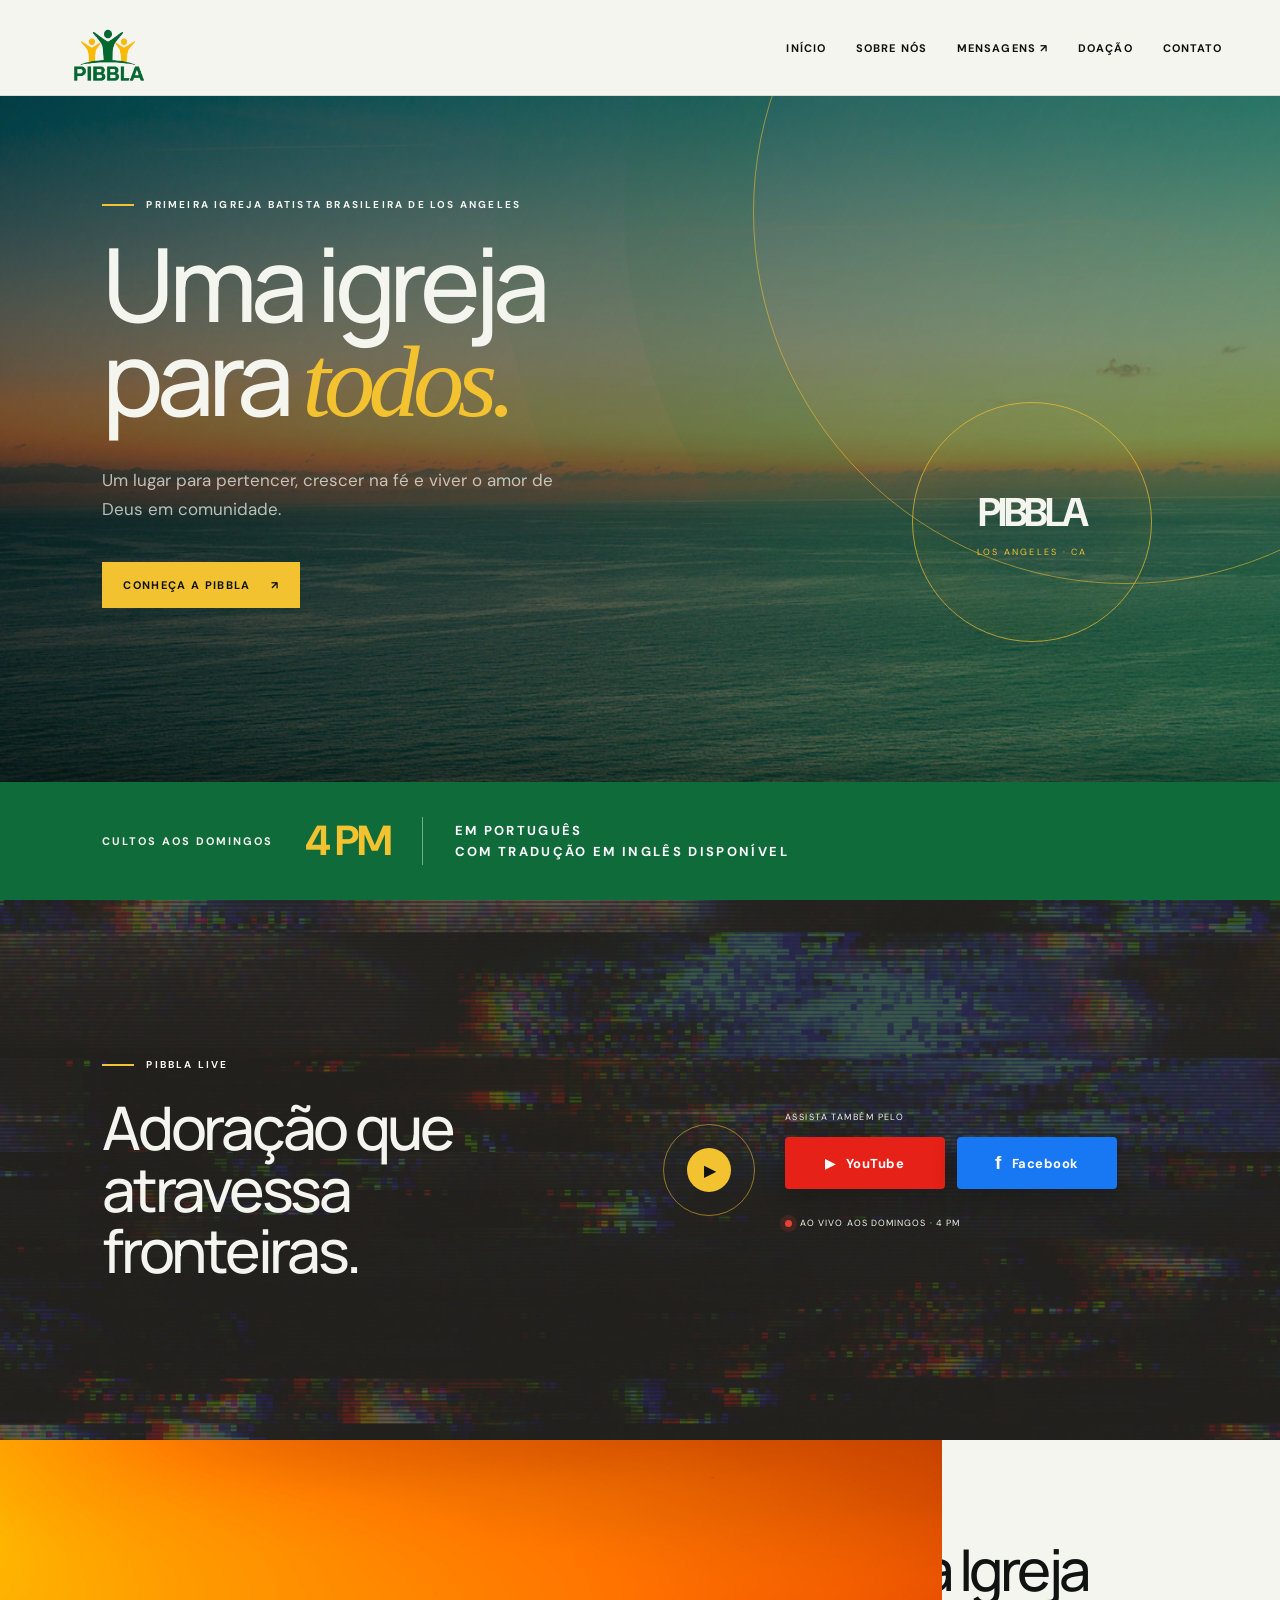
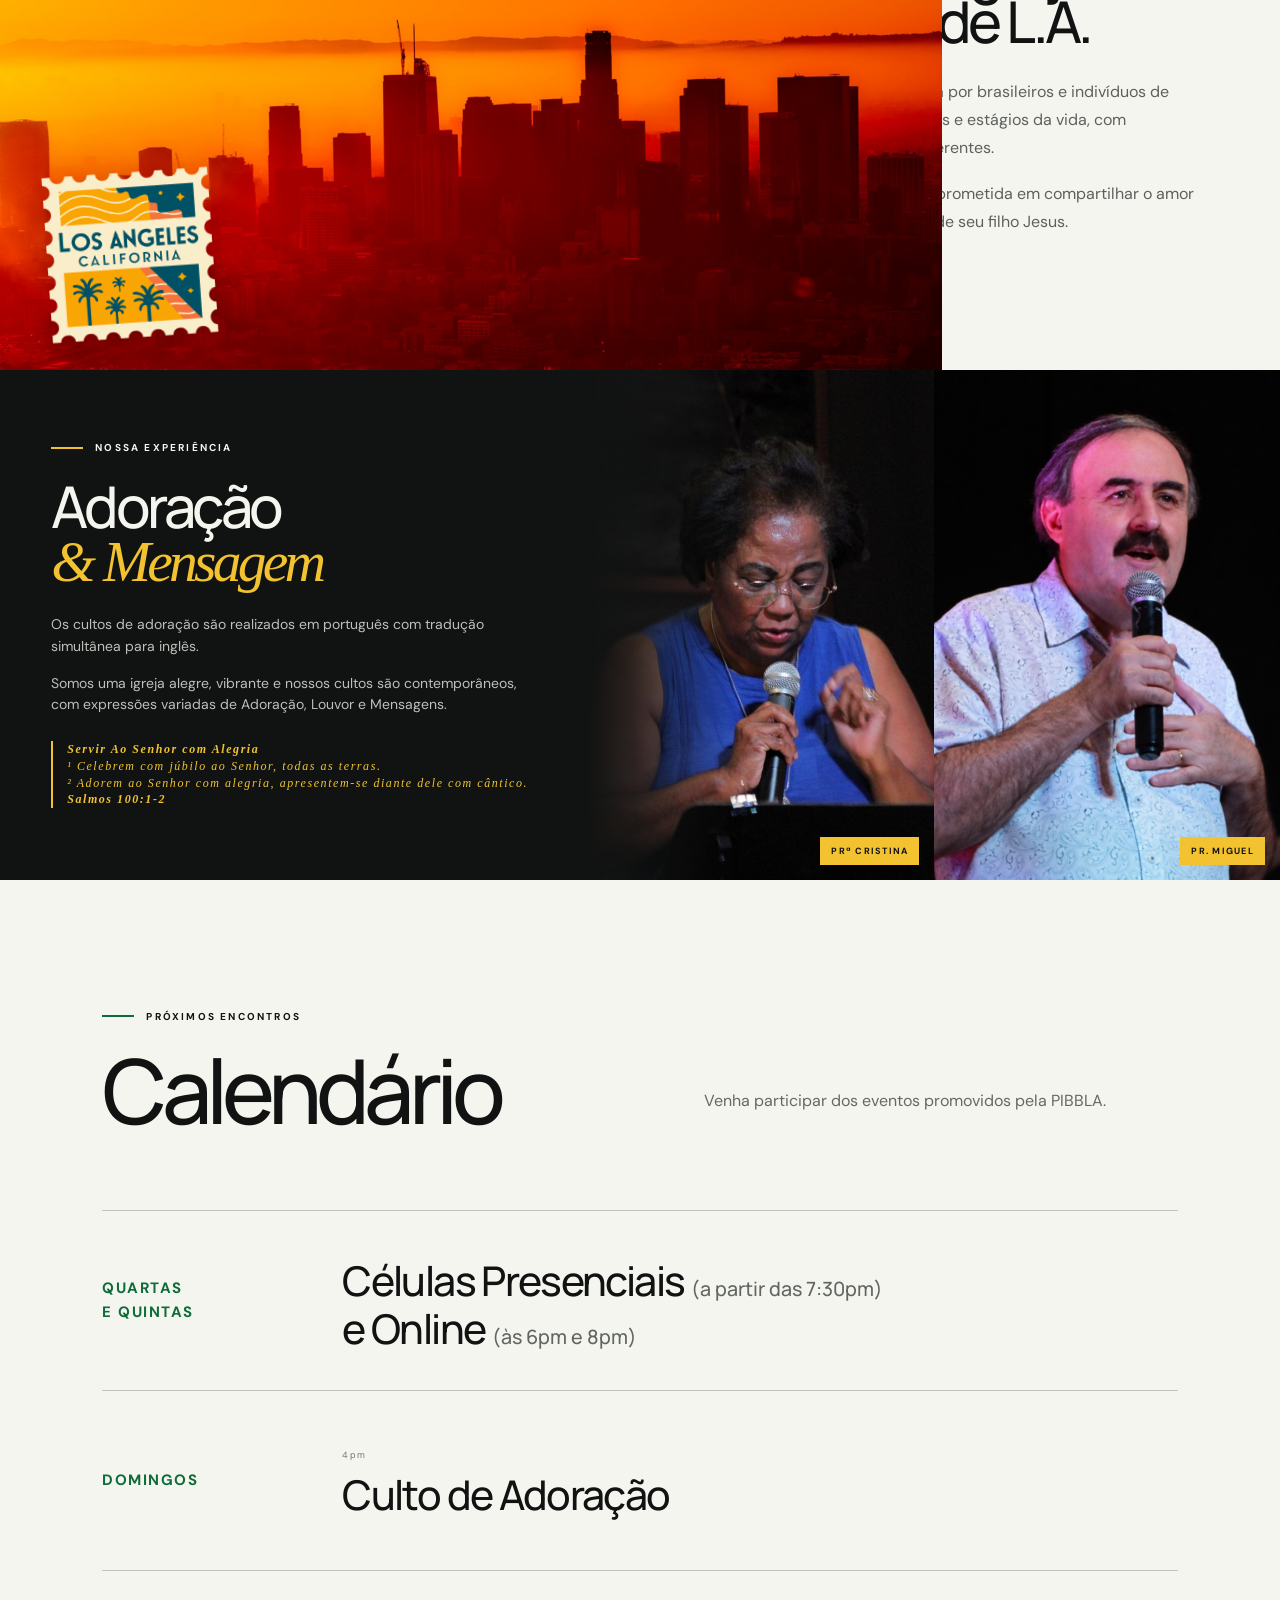
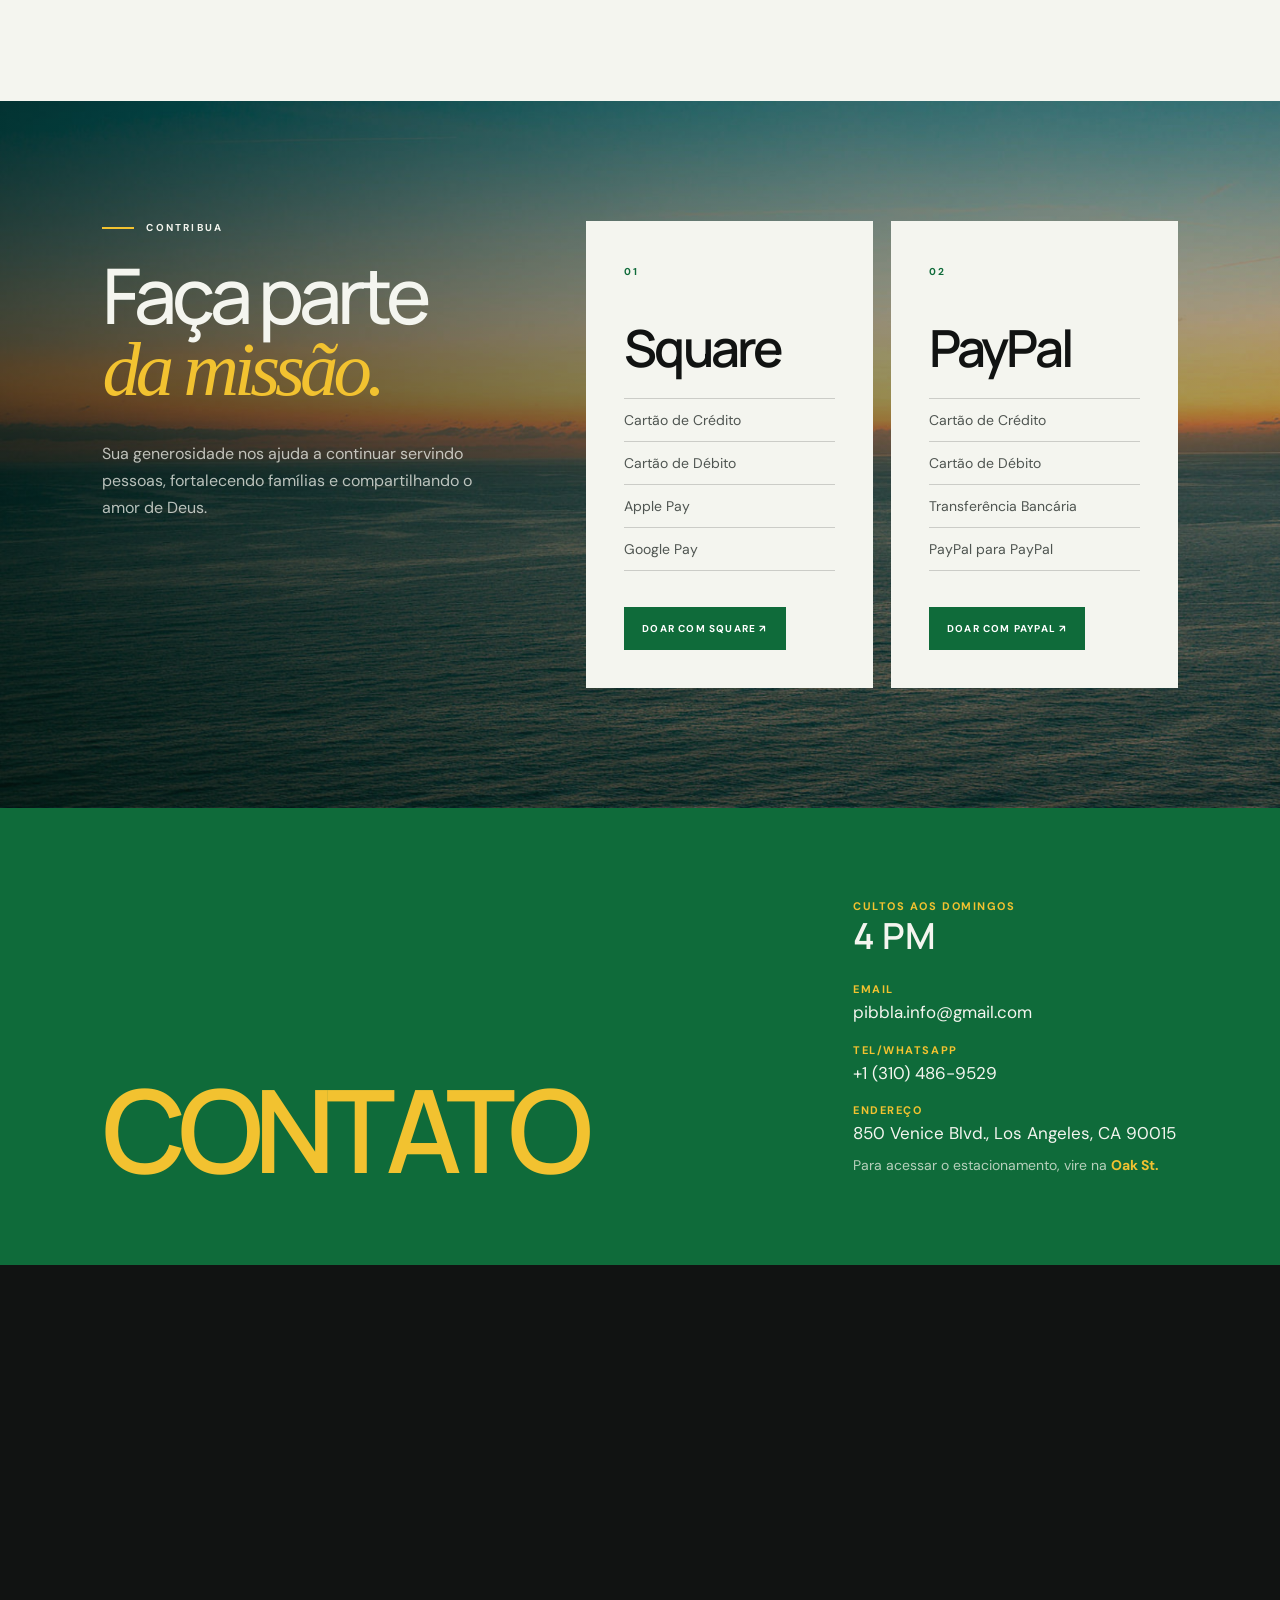
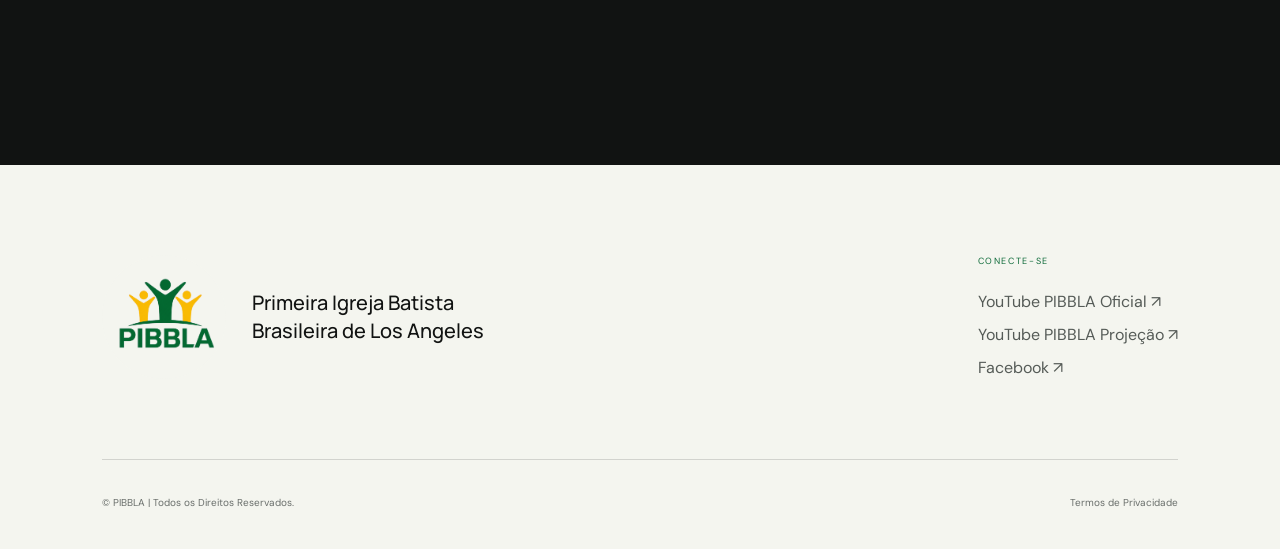
<file: index.html>
<!doctype html>
<html lang="pt-BR">
<head>
  <meta charset="utf-8">
  <meta name="viewport" content="width=device-width, initial-scale=1">
  <meta name="description" content="Uma igreja para todos. Cultos em português com tradução para inglês, domingos às 4 PM em Los Angeles.">
  <meta name="theme-color" content="#0F6B3A">
  <title>PIBBLA | Primeira Igreja Batista Brasileira de Los Angeles</title>
  <link rel="icon" href="./public/pibbla-logo.png">
  <link rel="stylesheet" href="./app/globals.css">
</head>
<body>
  <main>
    <header class="site-header">
      <a class="brand" href="#inicio" aria-label="PIBBLA — Início">
        <img src="./public/pibbla-logo.png" alt="Logo PIBBLA" width="128" height="128">
      </a>
      <nav class="desktop-nav" aria-label="Navegação principal">
        <a href="#inicio">INÍCIO</a>
        <a href="./sobre/">SOBRE NÓS</a>
        <a href="https://www.youtube.com/@PIBBLAtv1/streams" target="_blank" rel="noopener noreferrer">MENSAGENS <span aria-hidden="true">↗</span></a>
        <a href="#doacao">DOAÇÃO</a>
        <a href="#contato">CONTATO</a>
      </nav>
      <details class="mobile-nav">
        <summary aria-label="Abrir menu"><span></span><span></span></summary>
        <div class="mobile-nav-panel">
          <a href="#inicio">INÍCIO</a>
          <a href="./sobre/">SOBRE NÓS</a>
          <a href="https://www.youtube.com/@PIBBLAtv1/streams" target="_blank" rel="noopener noreferrer">MENSAGENS <span aria-hidden="true">↗</span></a>
          <a href="#doacao">DOAÇÃO</a>
          <a href="#contato">CONTATO</a>
        </div>
      </details>
    </header>

    <section class="hero" id="inicio">
      <div class="hero-noise"></div>
      <div class="hero-copy">
        <p class="eyebrow light">Primeira Igreja Batista Brasileira de Los Angeles</p>
        <h1>Uma igreja<br>para <em>todos.</em></h1>
        <p class="hero-intro">Um lugar para pertencer, crescer na fé e viver o amor de Deus em comunidade.</p>
        <div class="hero-actions">
          <a class="primary-button" href="#sobre">CONHEÇA A PIBBLA <span aria-hidden="true">↗</span></a>
        </div>
      </div>
      <div class="hero-mark" aria-hidden="true">
        <div class="sun-ring"></div><span>PIBBLA</span><small>LOS ANGELES · CA</small>
      </div>
      <div class="service-strip">
        <span>CULTOS AOS DOMINGOS</span><strong>4 PM</strong><i></i>
        <span>EM PORTUGUÊS<br>COM TRADUÇÃO EM INGLÊS DISPONÍVEL</span>
      </div>
    </section>

    <section class="live-section" id="mensagens">
      <div class="live-title">
        <p class="eyebrow light">PIBBLA LIVE</p>
        <h2>Adoração que<br>atravessa fronteiras.</h2>
      </div>
      <div class="live-card">
        <a class="live-orbit" href="https://www.youtube.com/@PIBBLAtv1/streams" target="_blank" rel="noopener noreferrer" aria-label="Assistir à PIBBLA no YouTube"><span>▶</span></a>
        <div>
          <p>ASSISTA TAMBÉM PELO</p>
          <div class="channel-buttons">
            <a class="youtube-button" href="https://www.youtube.com/@PIBBLAtv1/streams" target="_blank" rel="noopener noreferrer"><span>▶</span> YouTube</a>
            <a class="facebook-button" href="https://www.facebook.com/pibbla/" target="_blank" rel="noopener noreferrer"><span>f</span> Facebook</a>
          </div>
          <a class="live-meta" href="https://www.youtube.com/@PIBBLAtv1/streams" target="_blank" rel="noopener noreferrer"><span class="live-dot"></span> AO VIVO AOS DOMINGOS · 4 PM</a>
        </div>
      </div>
    </section>

    <section class="about-section" id="sobre">
      <div class="about-visual" aria-label="Vista de Los Angeles ao pôr do sol">
        <img class="about-photo" src="./public/la-sunset.png" alt="Los Angeles ao pôr do sol" width="1920" height="1080">
        <img class="about-stamp" src="./public/la-stamp.png" alt="Los Angeles, California" width="220" height="220">
      </div>
      <div class="about-copy">
        <p class="eyebrow">QUEM SOMOS</p>
        <h2>A Primeira Igreja<br>Brasileira de L.A.</h2>
        <p>A PIBBLA é uma igreja formada por brasileiros e indivíduos de diversas etnias, idiomas, idades e estágios da vida, com interesses e necessidades diferentes.</p>
        <p>Porém, somos uma igreja comprometida em compartilhar o amor de Deus e a salvação através de seu filho Jesus.</p>
        <a class="text-link" href="./sobre/">CONHEÇA NOSSA HISTÓRIA <span aria-hidden="true">↗</span></a>
      </div>
    </section>

    <section class="worship-section">
      <div class="worship-content">
        <div class="worship-heading">
          <p class="eyebrow light">NOSSA EXPERIÊNCIA</p>
          <h2>Adoração<br><em>&amp; Mensagem</em></h2>
        </div>
        <div class="worship-copy">
          <p>Os cultos de adoração são realizados em português com tradução simultânea para inglês.</p>
          <p>Somos uma igreja alegre, vibrante e nossos cultos são contemporâneos, com expressões variadas de Adoração, Louvor e Mensagens.</p>
        </div>
        <div class="worship-quote"><strong>Servir Ao Senhor com Alegria</strong><br>¹ Celebrem com júbilo ao Senhor, todas as terras.<br>² Adorem ao Senhor com alegria, apresentem-se diante dele com cântico.<br><strong>Salmos 100:1-2</strong></div>
      </div>
      <div class="pastors-gallery" aria-label="Pastores da PIBBLA pregando">
        <figure class="pastor-card pastor-cristina">
          <img src="./public/pr-cristina.png" alt="Pastora Cristina pregando durante um culto" width="997" height="997">
          <figcaption>PRª CRISTINA</figcaption>
        </figure>
        <figure class="pastor-card pastor-miguel">
          <img src="./public/pr-miguel.png" alt="Pastor Miguel pregando durante um culto" width="1254" height="1254">
          <figcaption>PR. MIGUEL</figcaption>
        </figure>
      </div>
    </section>

    <section class="calendar-section" id="calendario">
      <div class="calendar-heading">
        <div><p class="eyebrow">PRÓXIMOS ENCONTROS</p><h2>Calendário</h2></div>
        <p>Venha participar dos eventos promovidos pela PIBBLA.</p>
      </div>
      <div class="event-list">
        <article class="event-card">
          <div class="event-date event-day">
            <span>QUARTAS</span>
            <strong>E QUINTAS</strong>
          </div>
          <div class="event-info">
            <h3>Células Presenciais <small>(a partir das 7:30pm)</small><br>e Online <small>(às 6pm e 8pm)</small></h3>
          </div>
        </article>
        <article class="event-card yellow">
          <div class="event-date event-day"><span>DOMINGOS</span></div>
          <div class="event-info"><span>4pm</span><h3>Culto de Adoração</h3></div>
        </article>
      </div>
    </section>

    <section class="donation-section" id="doacao">
      <div class="donation-heading">
        <p class="eyebrow light">CONTRIBUA</p>
        <h2>Faça parte<br><em>da missão.</em></h2>
        <p>Sua generosidade nos ajuda a continuar servindo pessoas, fortalecendo famílias e compartilhando o amor de Deus.</p>
      </div>
      <div class="donation-options">
        <article class="donation-card">
          <div>
            <span class="donation-number">01</span>
            <h3>Square</h3>
            <ul>
              <li>Cartão de Crédito</li>
              <li>Cartão de Débito</li>
              <li>Apple Pay</li>
              <li>Google Pay</li>
            </ul>
          </div>
          <a href="https://square.link/u/5iBlgdtg" target="_blank" rel="noopener noreferrer">DOAR COM SQUARE <span aria-hidden="true">↗</span></a>
        </article>
        <article class="donation-card">
          <div>
            <span class="donation-number">02</span>
            <h3>PayPal</h3>
            <ul>
              <li>Cartão de Crédito</li>
              <li>Cartão de Débito</li>
              <li>Transferência Bancária</li>
              <li>PayPal para PayPal</li>
            </ul>
          </div>
          <a href="https://www.paypal.com/donate?business=info%40pibbla.org&amp;currency_code=USD" target="_blank" rel="noopener noreferrer">DOAR COM PAYPAL <span aria-hidden="true">↗</span></a>
        </article>
      </div>
    </section>

    <section class="location-section" id="contato">
      <div class="location-row">
        <h2>CONTATO</h2>
        <div class="location-info">
          <p class="location-service"><strong>CULTOS AOS DOMINGOS</strong><span>4 PM</span></p>
          <address class="contact-details">
            <div><strong>Email</strong><a href="mailto:pibbla.info@gmail.com">pibbla.info@gmail.com</a></div>
            <div><strong>Tel/WhatsApp</strong><a href="tel:+13104869529">+1 (310) 486-9529</a></div>
            <div>
              <strong>Endereço</strong>
              <a href="https://www.google.com/maps/search/?api=1&amp;query=PIBBLA%2C%20850%20Venice%20Blvd.%2C%20Los%20Angeles%2C%20CA%2090015" target="_blank" rel="noopener noreferrer">850 Venice Blvd., Los Angeles, CA 90015</a>
              <span class="parking-note">Para acessar o estacionamento, vire na <b>Oak St.</b></span>
            </div>
          </address>
        </div>
      </div>
    </section>
    <div class="map-wrap">
      <iframe src="https://www.google.com/maps/embed?pb=!1m18!1m12!1m3!1d3306.166671307487!2d-118.27794538876532!3d34.03959547304974!2m3!1f0!2f0!3f0!3m2!1i1024!2i768!4f13.1!3m3!1m2!1s0x80c2c7bff854f23f%3A0x5327338df000f85c!2sPIBBLA%20-%20First%20Brazilian%20Baptist%20Church!5e0!3m2!1sen!2sus!4v1785080963605!5m2!1sen!2sus" title="Localização da PIBBLA no Google Maps" width="600" height="450" style="border:0;" allowfullscreen loading="lazy" referrerpolicy="strict-origin-when-cross-origin"></iframe>
      <a class="map-external-link" href="https://www.google.com/maps/search/?api=1&amp;query=PIBBLA%2C%20850%20Venice%20Blvd.%2C%20Los%20Angeles%2C%20CA%2090015" target="_blank" rel="noopener noreferrer" aria-label="Abrir a localização da PIBBLA no Google Maps em uma nova aba"></a>
    </div>

    <footer>
      <div class="footer-brand">
        <img src="./public/pibbla-logo.png" alt="PIBBLA" width="124" height="124">
        <p>Primeira Igreja Batista<br>Brasileira de Los Angeles</p>
      </div>
      <div class="footer-links">
        <div><span>CONECTE-SE</span><a href="https://www.youtube.com/@PIBBLAtv1/streams" target="_blank" rel="noopener noreferrer">YouTube PIBBLA Oficial ↗</a><a href="https://www.youtube.com/@pibblaprojecao" target="_blank" rel="noopener noreferrer">YouTube PIBBLA Projeção ↗</a><a href="https://www.facebook.com/pibbla/" target="_blank" rel="noopener noreferrer">Facebook ↗</a></div>
      </div>
      <div class="footer-bottom">
        <p>© PIBBLA | Todos os Direitos Reservados.</p>
        <button class="privacy-trigger" type="button" data-open-privacy>Termos de Privacidade</button>
      </div>
    </footer>

    <dialog class="privacy-dialog" aria-labelledby="privacy-title">
      <div class="privacy-dialog-header">
        <div>
          <p class="eyebrow">DOCUMENTO LEGAL</p>
          <h2 id="privacy-title">Termos de Privacidade</h2>
        </div>
        <form method="dialog">
          <button class="privacy-close" type="submit" aria-label="Fechar termos de privacidade">FECHAR <span aria-hidden="true">×</span></button>
        </form>
      </div>
      <div class="privacy-dialog-content">
        <p>O conteúdo deste site (<a href="http://pibbla.org/" target="_blank" rel="noopener noreferrer">pibbla.org</a>) tem como objetivo edificar a Igreja, evangelizar os não alcançados e contribuir para o crescimento ministerial de líderes cristãos.</p>
        <p>As fontes dos artigos e matérias serão sempre que possível identificadas, exceto nos casos de fonte desconhecida, de domínio público ou de autoria não identificada. Caso você seja comprovadamente o autor de alguma das matérias veiculadas em nosso site, pedimos que entre em contato conosco o mais rápido possível para que imediatamente identifiquemos sua autoria, assim podendo fazer as alterações solicitadas ou até mesmo a retirada da matéria do website em respeito ao autor e aos seus direitos de criação e propriedade autoral.</p>
        <p>Os artigos e matérias de colaboradores publicadas neste site são de inteira responsabilidade de seus autores e não expressam necessariamente a opinião do site ou a postura ministerial e doutrinária da PIBBLA.</p>
        <p>Todo o conteúdo do site, com exceção das fotos, pode ser usado como citação desde que identificada a fonte. Não é permitido, no entanto, a reprodução para fins de comercialização.</p>
        <p><strong>As fotos em nosso website, assim como a galeria de fotos de eventos, vídeos, áudio etc., não poderão ser utilizadas sem a concessão da PIBBLA em forma escrita!</strong></p>
        <p>Participe da otimização do nosso site enviando sua contribuição, opinião ou crítica construtiva por meio de nossos canais de contato.</p>
        <p><strong>Este site pertence à Primeira Igreja Batista Brasileira de Los Angeles (PIBBLA).</strong></p>

        <h3>Dados Pessoais</h3>
        <p>A PIBBLA não vende, aluga ou, de outro modo, torna disponível a terceiros qualquer dado pessoal (nome, endereço, número de telefone e/ou fax e endereço de correio eletrônico) enviado pelos utilizadores do nosso site.</p>
        <p>Usaremos a sua informação pessoal de modo confidencial e exclusivamente em nosso relacionamento.</p>

        <h3>Dados Não Pessoais</h3>
        <p>A PIBBLA pode recorrer à informação estatística não pessoalmente identificável a fim de otimizar o nosso site, como parte do nosso processo de revisão interna contínua e, de um modo geral, para aprender mais sobre nossos visitantes cadastrados.</p>

        <h3>Direitos Autorais</h3>
        <p>Todos os estudos, informações e imagens ou outros direitos de propriedade intelectual mencionados neste site pertencem à Primeira Igreja Batista Brasileira de Los Angeles ou aos autores mencionados.</p>
        <p>Modificação, cópia, empréstimo, transmissão e radiofusão não autorizados são proibidos. O material originário deste site não poderá ser comercializado.</p>
        <p>Os links do site podem conduzi-lo a outros sites e a PIBBLA não se responsabiliza pelo teor, exatidão ou função desses sites; as conexões são fornecidas em boa-fé e a PIBBLA não pode se responsabilizar por qualquer alteração subsequente nos sites aos quais está conectada.</p>

        <h3>Política de Privacidade</h3>
        <p>A PIBBLA e qualquer parte envolvida na criação, produção ou distribuição deste site não serão responsáveis por quaisquer danos, custos, perdas ou quaisquer obrigações diretas, incidentais, consequentes, indiretas ou punitivas resultantes de seu acesso ou uso deste site. A PIBBLA não será responsável por qualquer dano ou vírus que possa infectar seu computador ou outros equipamentos pelo uso, acesso ou transferência de qualquer material deste site.</p>
        <p>Considerando que alguns detalhes pessoais enviados aos sites da PIBBLA estão sujeitos à nossa política de proteção e privacidade de dados pessoais, entendemos que toda a informação fornecida à PIBBLA por meio da Internet (incluindo observações, sugestões, ideias, gráficos etc.) se tornará e permanecerá de nossa exclusiva propriedade com direitos irrestritos ao seu uso, sem qualquer compensação a você ou a outra pessoa. Adicionalmente, qualquer informação deste tipo não será por nós tratada como confidencial.</p>

        <h3>Segurança da Informação</h3>
        <p>Dados de identificação pessoal são mantidos de maneira segura. Somente os funcionários autorizados da PIBBLA, seus ministérios ou líderes autorizados têm acesso aos dados de identificação pessoal.</p>
        <p>Esta política pode ser modificada periodicamente.</p>
        <p class="privacy-revision"><strong>Última revisão: Setembro 2026</strong></p>
      </div>
    </dialog>
  </main>
  <script>
    const privacyDialog = document.querySelector('.privacy-dialog');
    document.querySelector('[data-open-privacy]').addEventListener('click', () => privacyDialog.showModal());
    privacyDialog.addEventListener('click', (event) => {
      if (event.target === privacyDialog) privacyDialog.close();
    });
    document.querySelectorAll('.mobile-nav-panel a').forEach((link) => {
      link.addEventListener('click', () => link.closest('.mobile-nav').removeAttribute('open'));
    });
  </script>
</body>
</html>
</file>
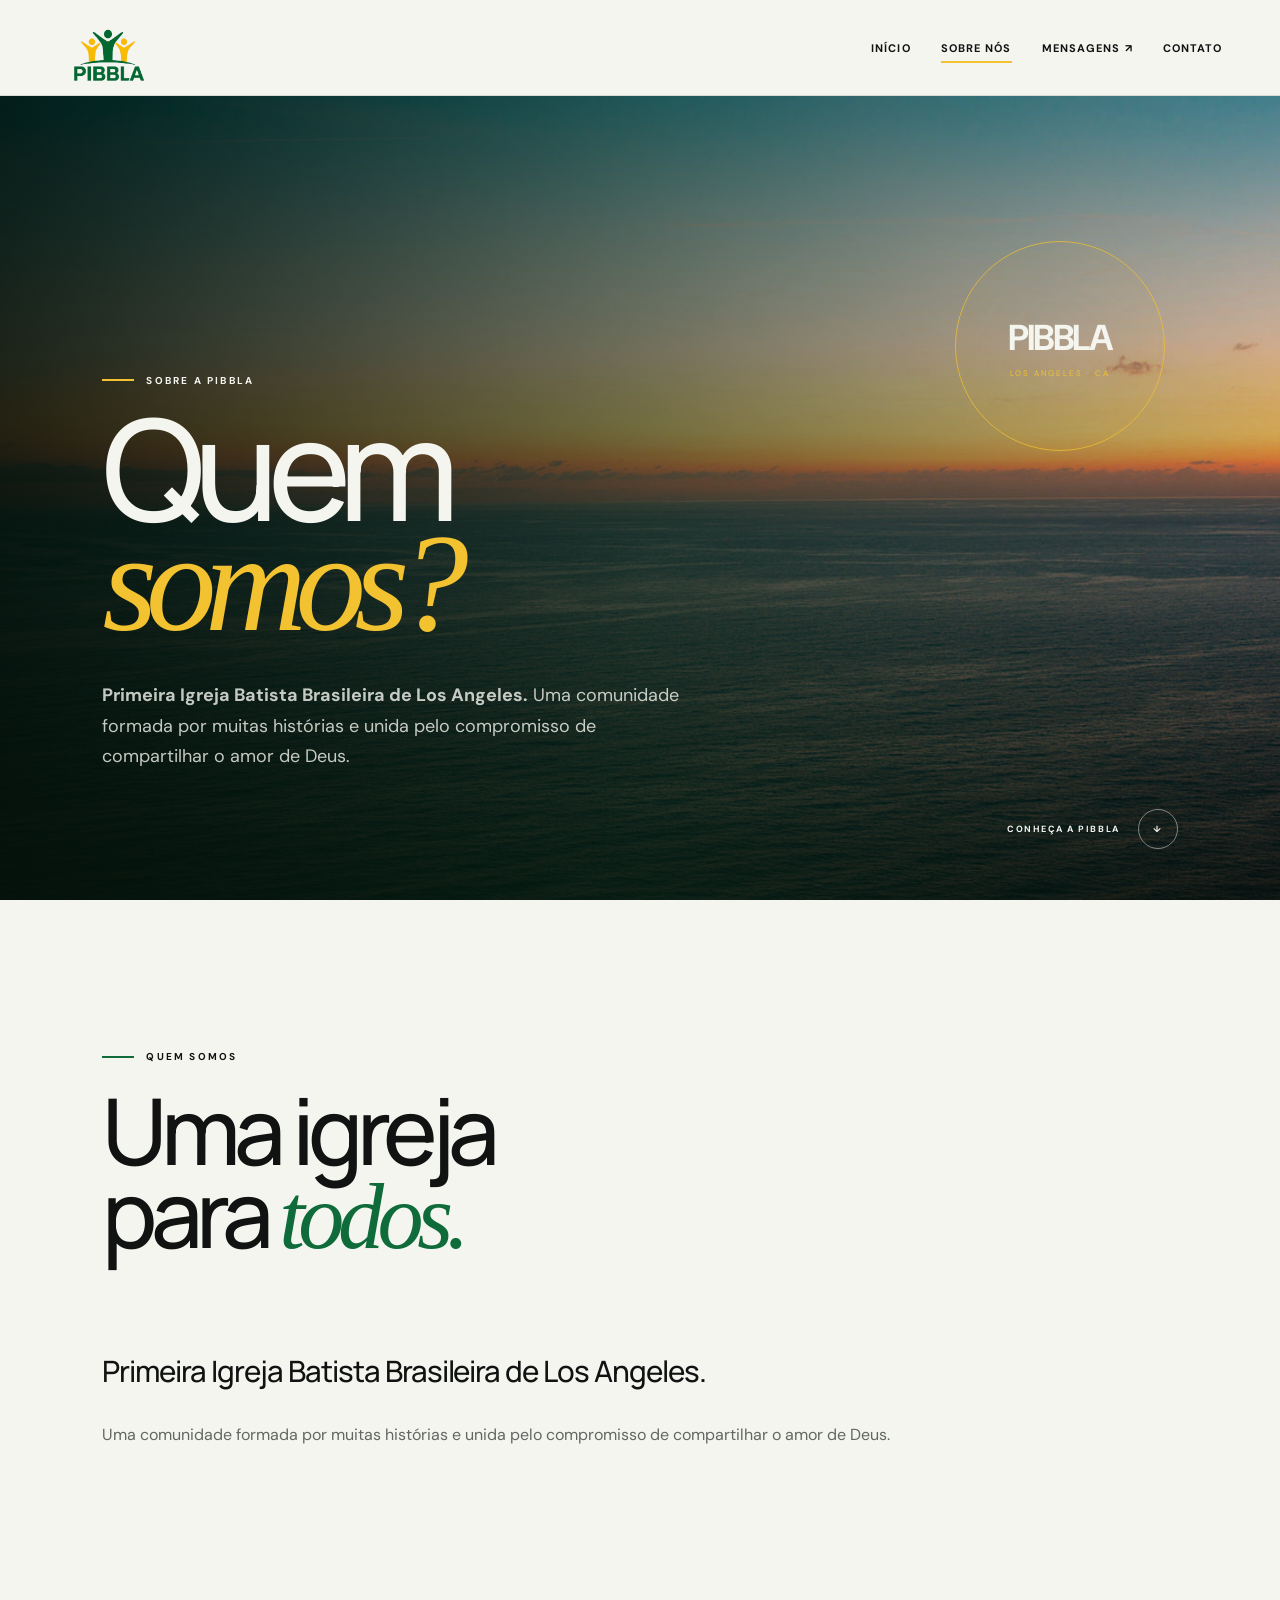
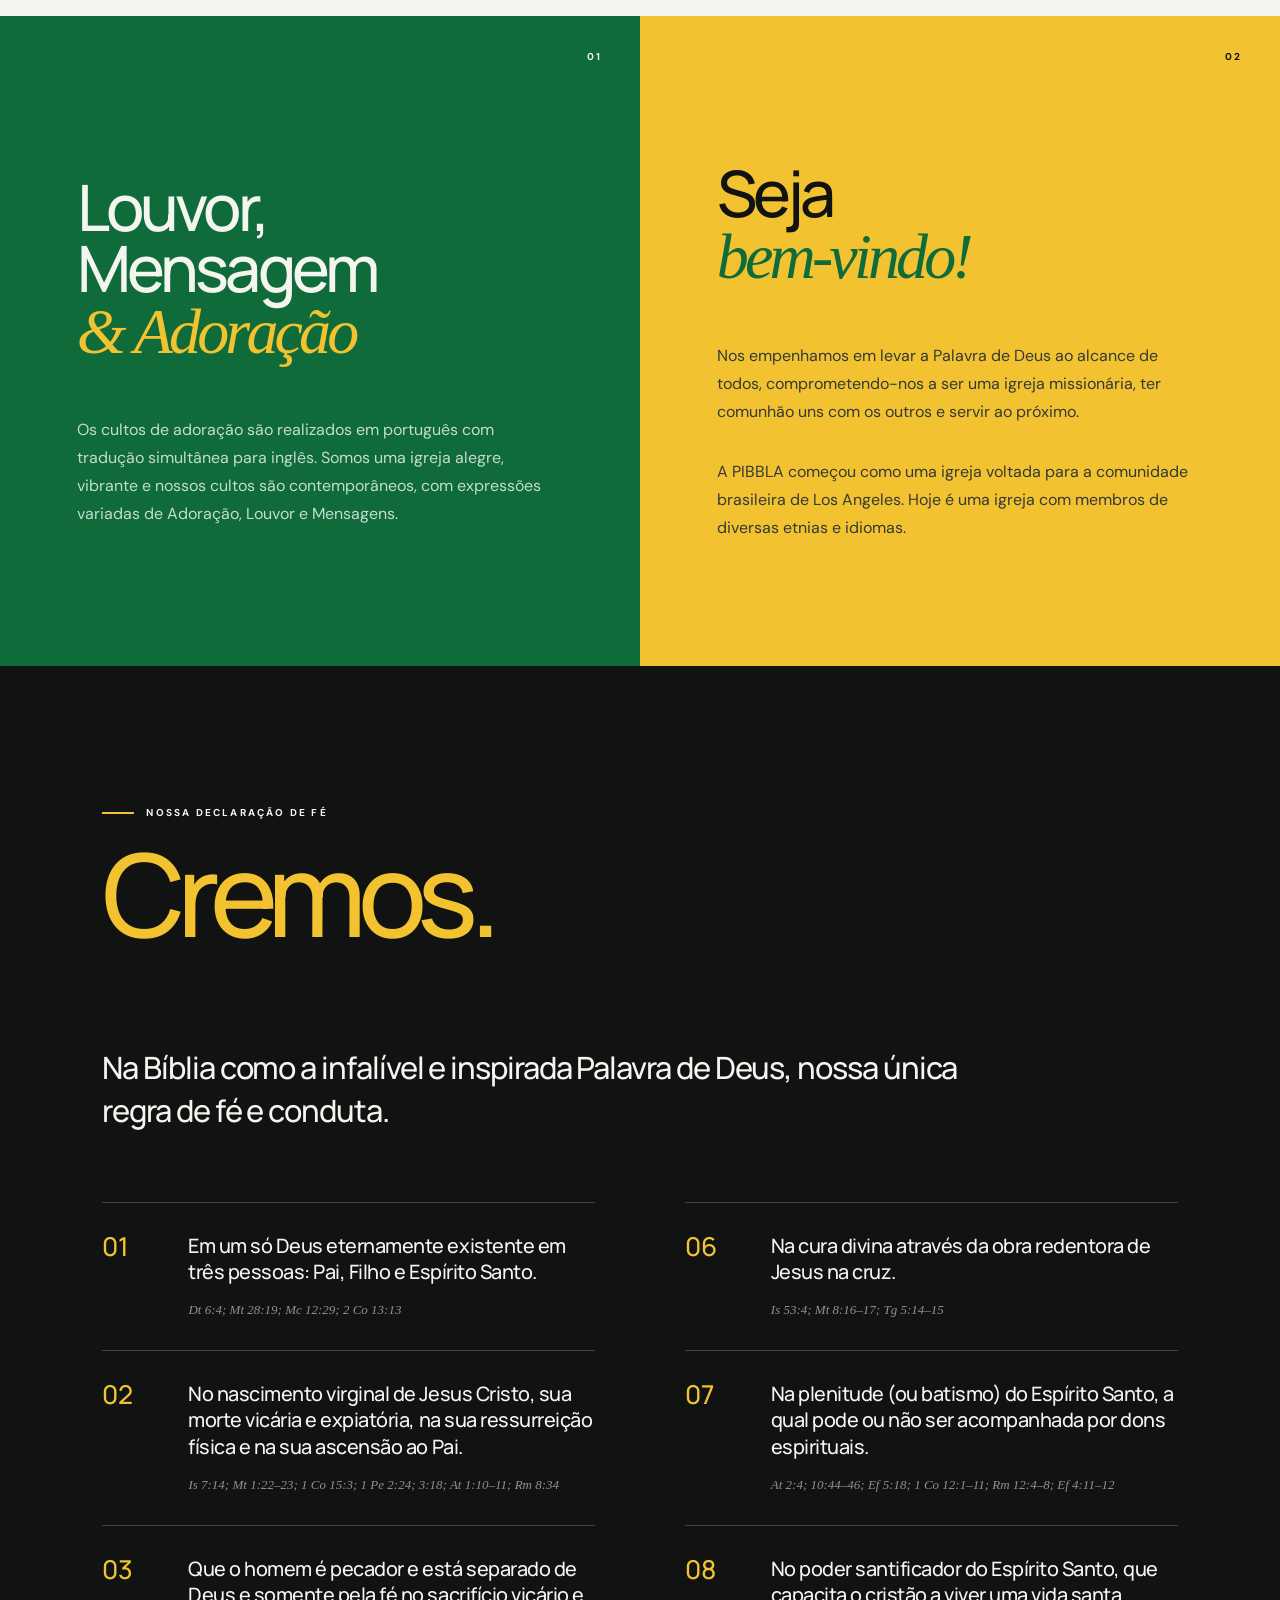
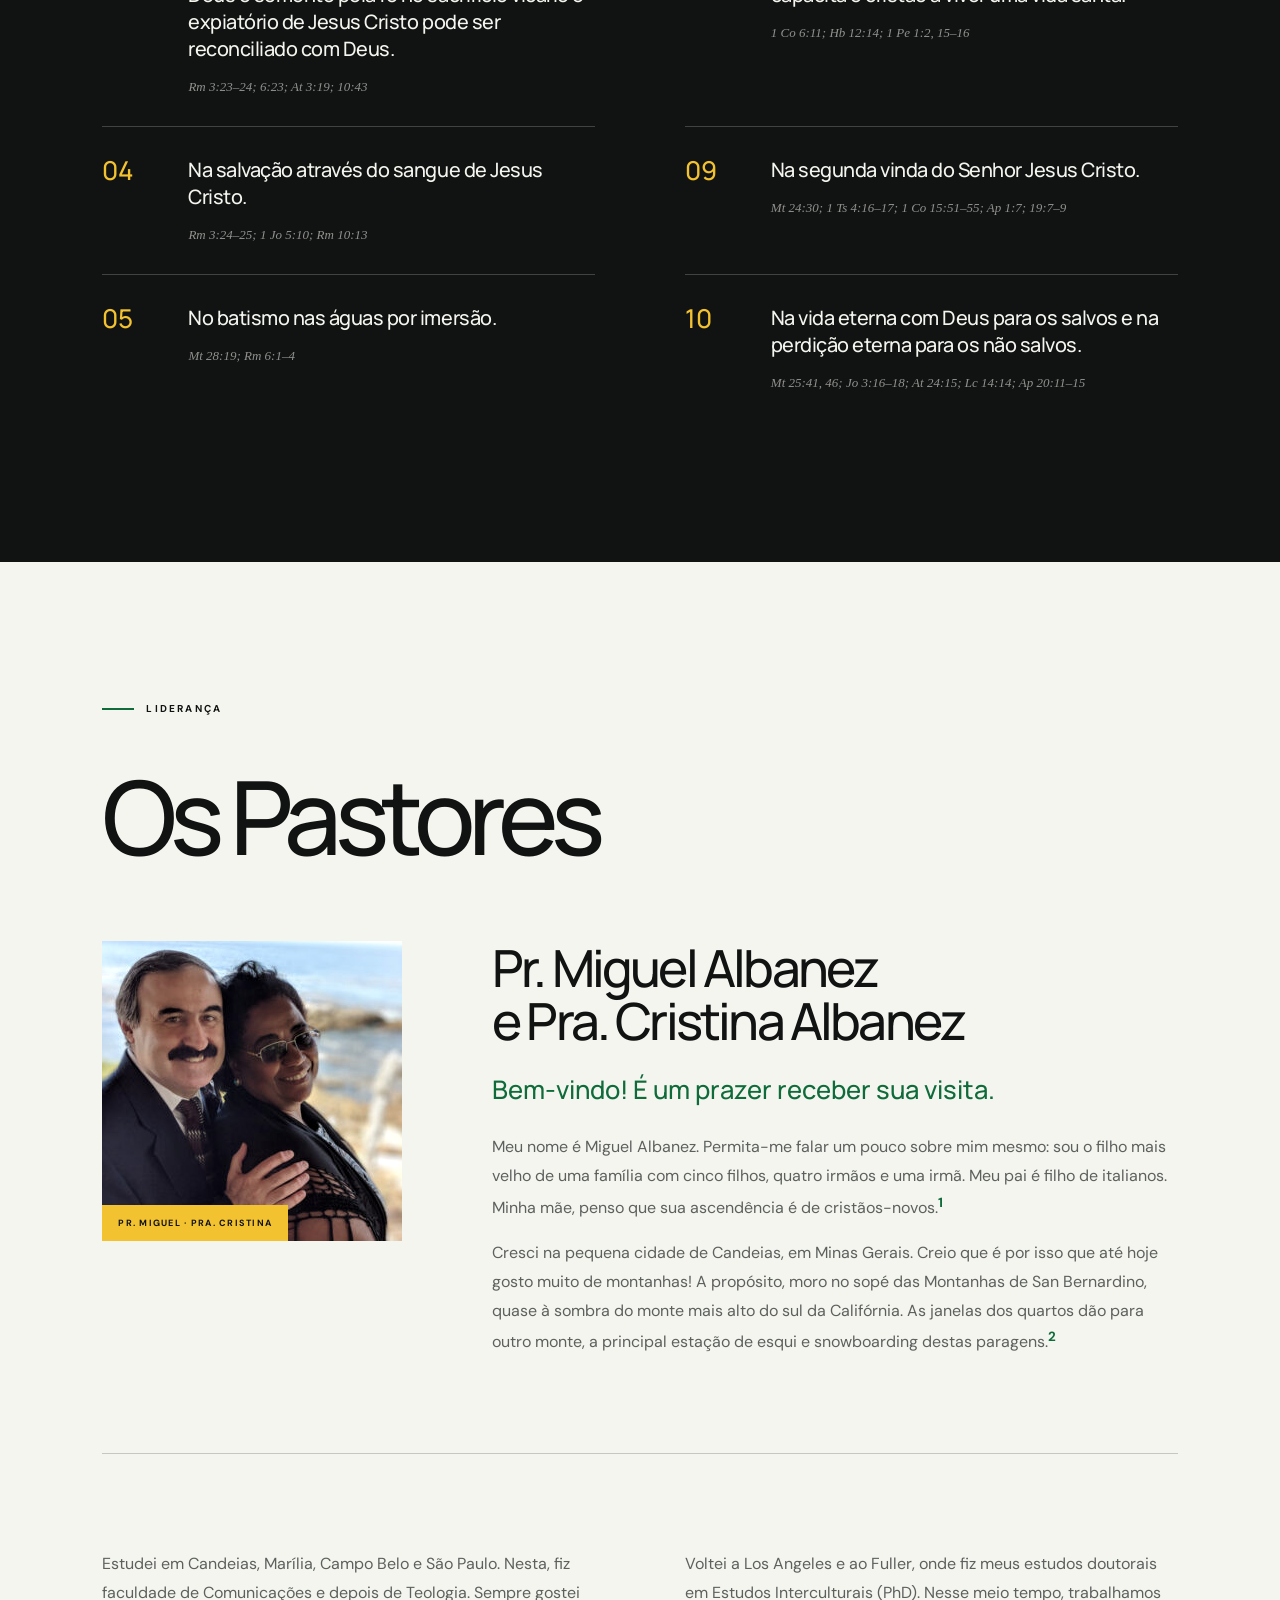
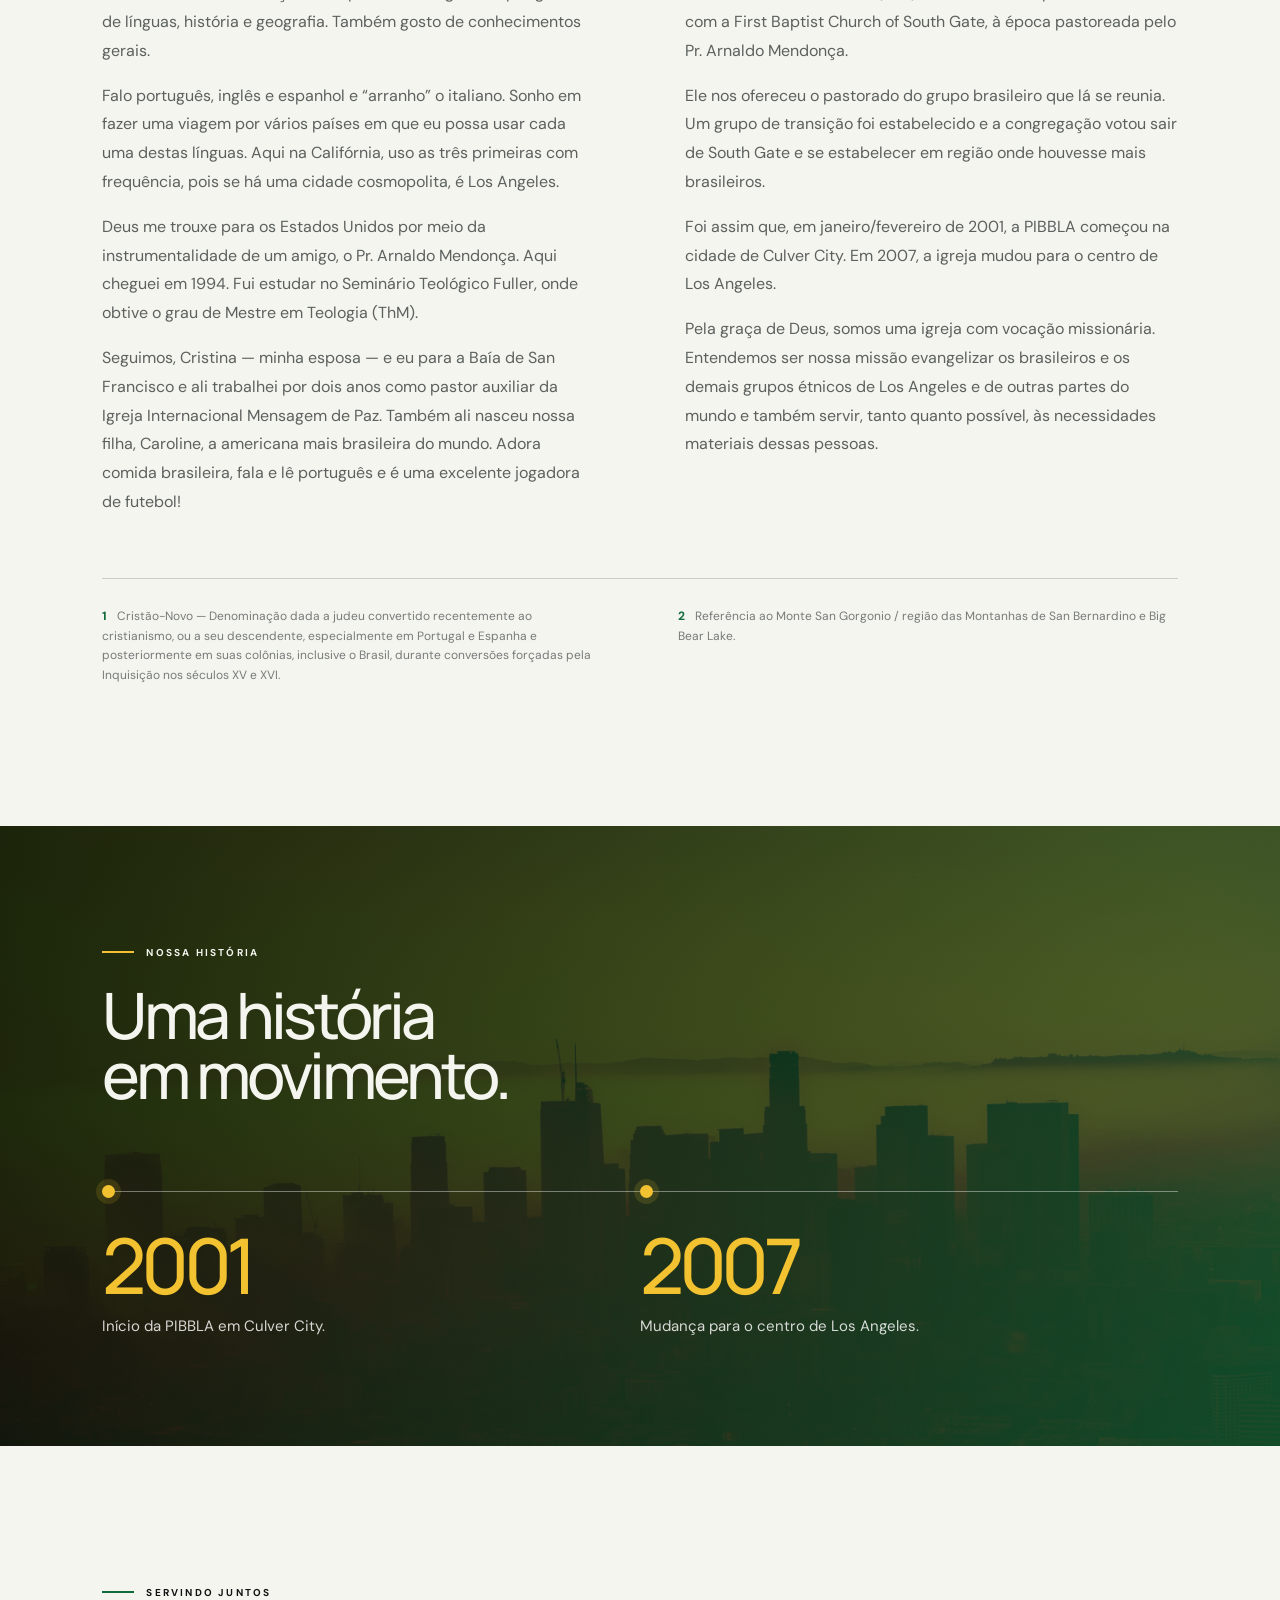
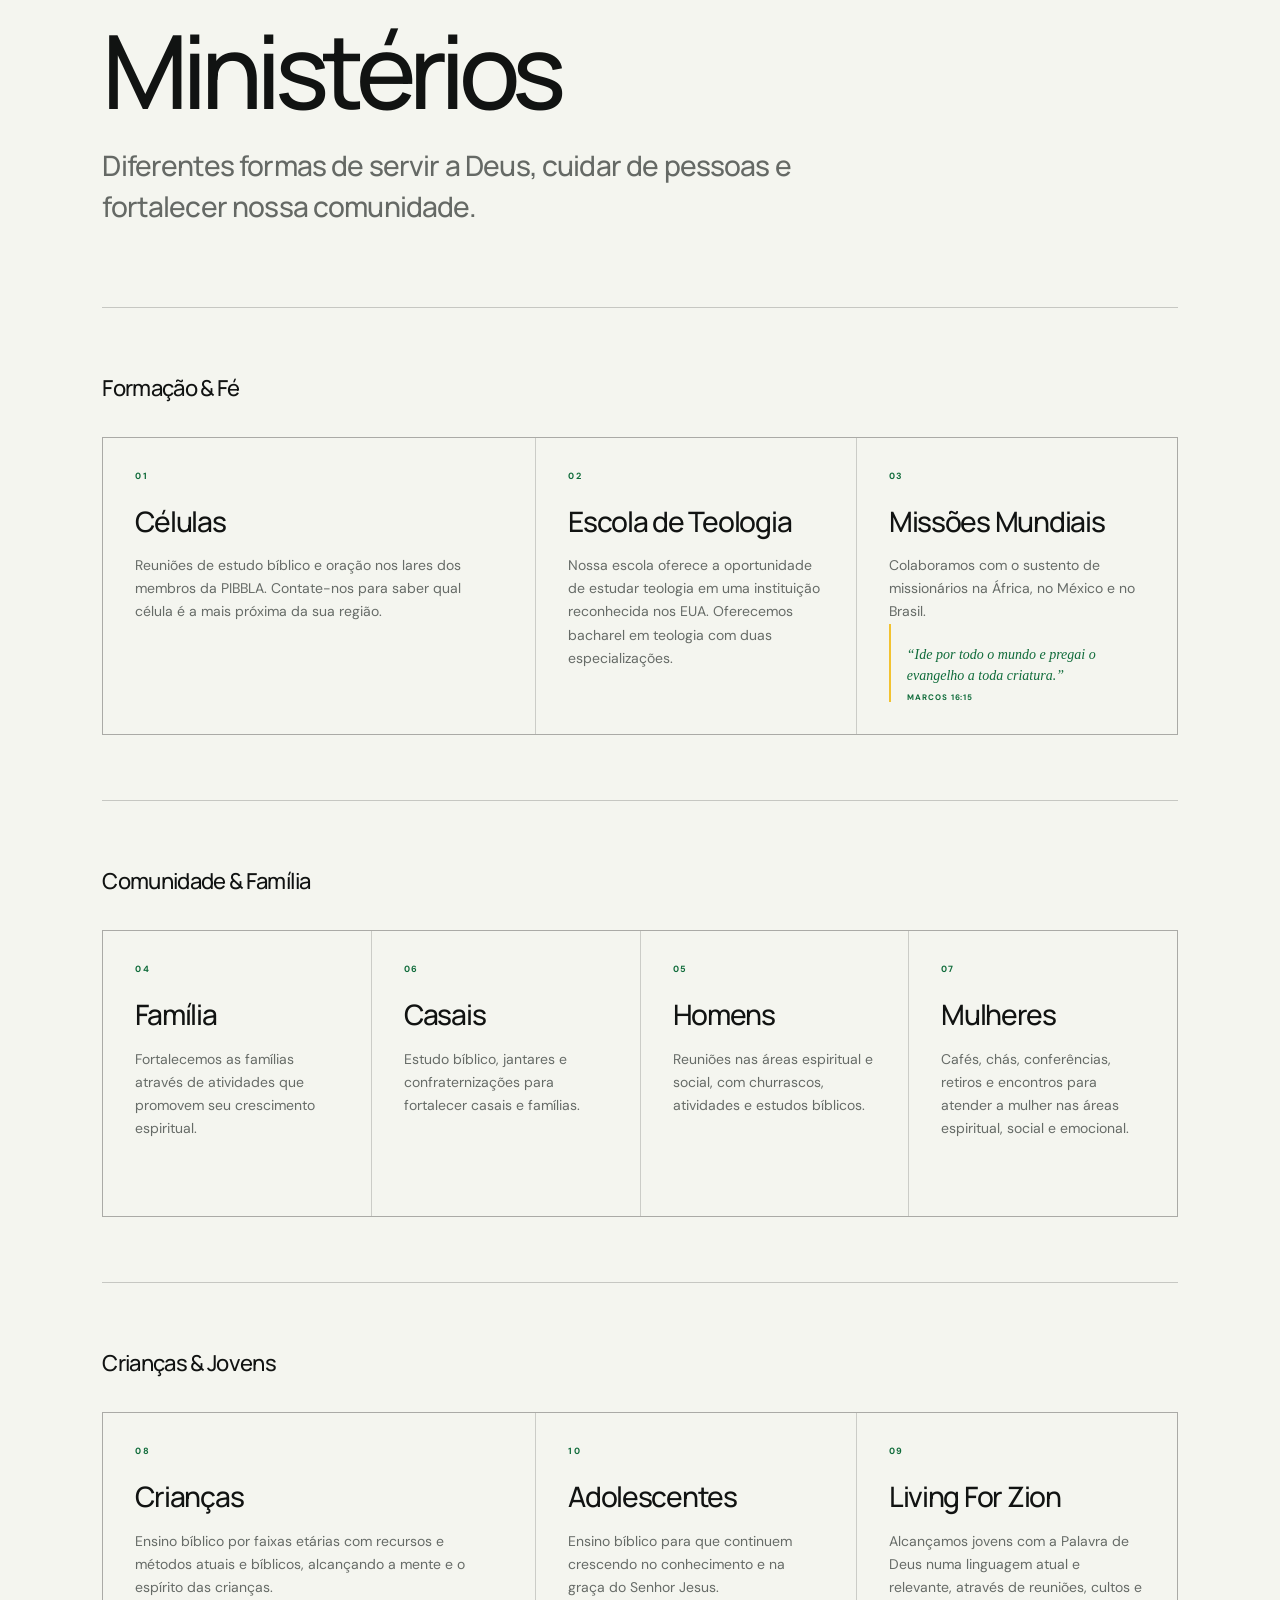
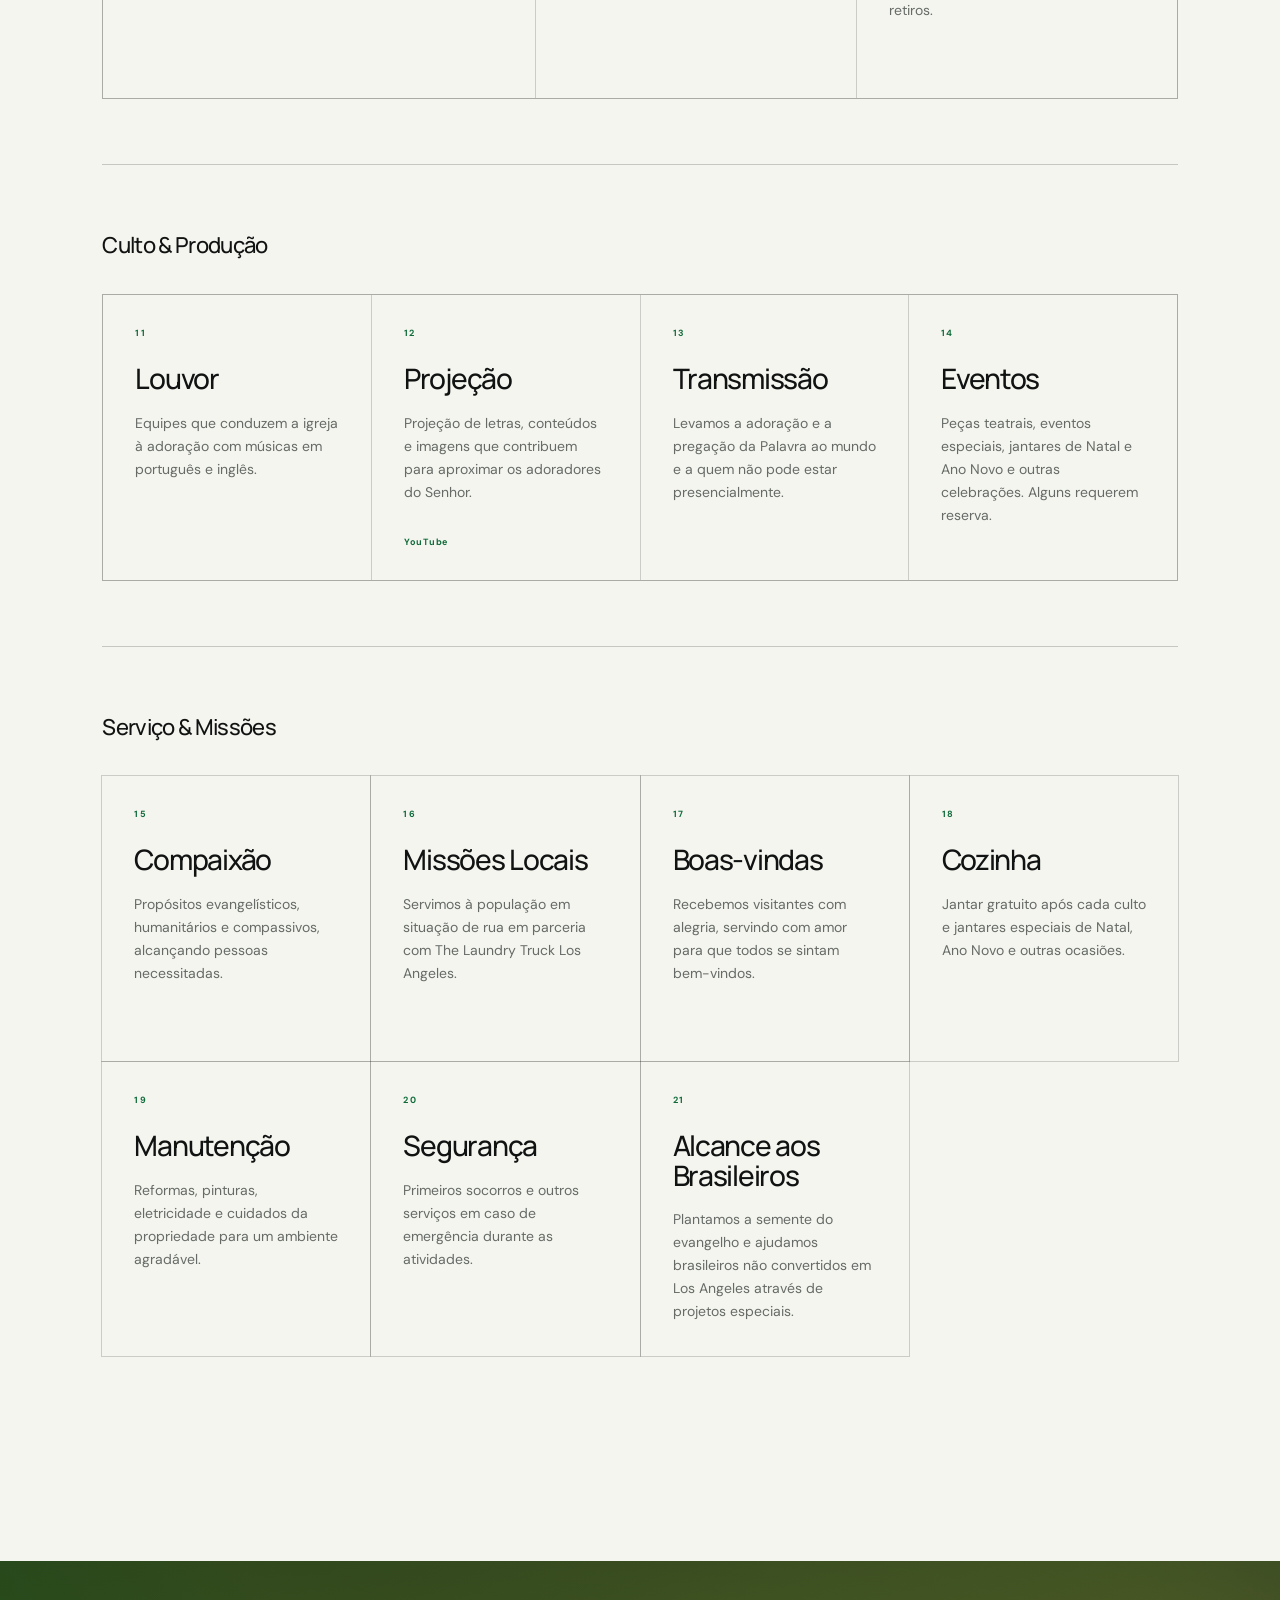
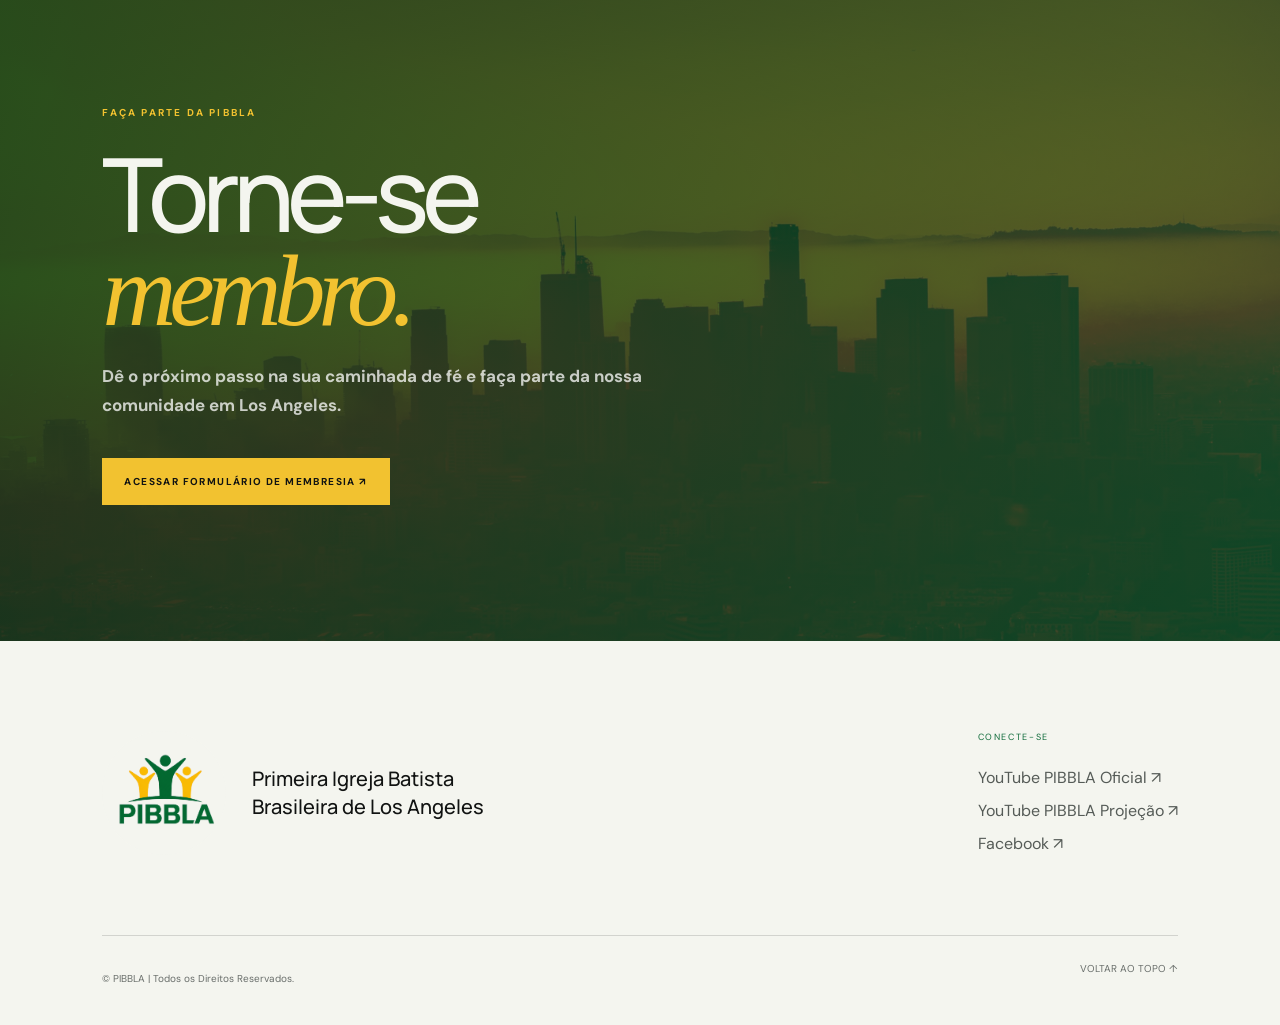
<file: sobre/index.html>
<!doctype html><html lang="pt-BR"><head><meta charset="utf-8"><meta name="viewport" content="width=device-width,initial-scale=1"><meta name="description" content="Conheça a PIBBLA, sua fé, liderança, história e ministérios."><meta name="theme-color" content="#0F6B3A"><title>Sobre Nós | PIBBLA</title><link rel="icon" href="../public/pibbla-logo.png"><link rel="stylesheet" href="./styles.css"></head><body>
<header class="site-header"><a class="brand" href="../#inicio" aria-label="PIBBLA — Início"><img src="../public/pibbla-logo.png" alt="Logo PIBBLA" width="128" height="128"></a><nav class="desktop-nav" aria-label="Navegação principal"><a href="../#inicio">INÍCIO</a><a class="current" href="./" aria-current="page">SOBRE NÓS</a><a href="https://www.youtube.com/@PIBBLAtv1/streams" target="_blank" rel="noopener noreferrer">MENSAGENS ↗</a><a href="../#contato">CONTATO</a></nav><details class="mobile-nav"><summary aria-label="Abrir menu"><span></span><span></span></summary><nav class="mobile-nav-panel" aria-label="Navegação para celular"><a href="../#inicio">INÍCIO</a><a aria-current="page" href="./">SOBRE NÓS</a><a href="https://www.youtube.com/@PIBBLAtv1/streams" target="_blank" rel="noopener noreferrer">MENSAGENS ↗</a><a href="../#contato">CONTATO</a></nav></details></header>
<main id="topo">
<section class="about-hero" aria-labelledby="hero-title"><div class="about-hero-photo" aria-hidden="true"></div><div class="about-hero-shade" aria-hidden="true"></div><div class="about-hero-content"><p class="eyebrow light">SOBRE A PIBBLA</p><h1 id="hero-title">Quem<br><em>somos?</em></h1><p><strong>Primeira Igreja Batista Brasileira de Los Angeles.</strong> Uma comunidade formada por muitas histórias e unida pelo compromisso de compartilhar o amor de Deus.</p></div><div class="about-hero-seal" aria-hidden="true"><span>PIBBLA</span><small>LOS ANGELES · CA</small></div><a class="scroll-cue" href="#quem-somos">CONHEÇA A PIBBLA <span>↓</span></a></section>
<section class="intro-section" id="quem-somos"><div class="intro-title"><p class="eyebrow">QUEM SOMOS</p><h2>Uma igreja<br>para <em>todos.</em></h2></div><div class="intro-copy"><p class="lead">Primeira Igreja Batista Brasileira de Los Angeles.</p><p>Uma comunidade formada por muitas histórias e unida pelo compromisso de compartilhar o amor de Deus.</p></div></section>
<section class="essence-section" aria-label="Nossa igreja"><article class="essence-card green-card"><span class="card-number">01</span><p class="eyebrow light">NOSSA EXPERIÊNCIA</p><h2>Louvor, Mensagem<br><em>&amp; Adoração</em></h2><p>Os cultos de adoração são realizados em português com tradução simultânea para inglês. Somos uma igreja alegre, vibrante e nossos cultos são contemporâneos, com expressões variadas de Adoração, Louvor e Mensagens.</p></article><article class="essence-card yellow-card"><span class="card-number">02</span><p class="eyebrow">NOSSA CASA</p><h2>Seja<br><em>bem-vindo!</em></h2><p>Nos empenhamos em levar a Palavra de Deus ao alcance de todos, comprometendo-nos a ser uma igreja missionária, ter comunhão uns com os outros e servir ao próximo.</p><p>A PIBBLA começou como uma igreja voltada para a comunidade brasileira de Los Angeles. Hoje é uma igreja com membros de diversas etnias e idiomas.</p></article></section>
<section class="beliefs-section" id="cremos"><div class="beliefs-heading"><div><p class="eyebrow light">NOSSA DECLARAÇÃO DE FÉ</p><h2>Cremos.</h2></div><p class="beliefs-intro">Na Bíblia como a infalível e inspirada Palavra de Deus, nossa única regra de fé e conduta.</p></div><ol class="beliefs-list">
<li><span class="belief-number">01</span><div><p>Em um só Deus eternamente existente em três pessoas: Pai, Filho e Espírito Santo.</p><small>Dt 6:4; Mt 28:19; Mc 12:29; 2 Co 13:13</small></div></li><li><span class="belief-number">02</span><div><p>No nascimento virginal de Jesus Cristo, sua morte vicária e expiatória, na sua ressurreição física e na sua ascensão ao Pai.</p><small>Is 7:14; Mt 1:22–23; 1 Co 15:3; 1 Pe 2:24; 3:18; At 1:10–11; Rm 8:34</small></div></li><li><span class="belief-number">03</span><div><p>Que o homem é pecador e está separado de Deus e somente pela fé no sacrifício vicário e expiatório de Jesus Cristo pode ser reconciliado com Deus.</p><small>Rm 3:23–24; 6:23; At 3:19; 10:43</small></div></li><li><span class="belief-number">04</span><div><p>Na salvação através do sangue de Jesus Cristo.</p><small>Rm 3:24–25; 1 Jo 5:10; Rm 10:13</small></div></li><li><span class="belief-number">05</span><div><p>No batismo nas águas por imersão.</p><small>Mt 28:19; Rm 6:1–4</small></div></li><li><span class="belief-number">06</span><div><p>Na cura divina através da obra redentora de Jesus na cruz.</p><small>Is 53:4; Mt 8:16–17; Tg 5:14–15</small></div></li><li><span class="belief-number">07</span><div><p>Na plenitude (ou batismo) do Espírito Santo, a qual pode ou não ser acompanhada por dons espirituais.</p><small>At 2:4; 10:44–46; Ef 5:18; 1 Co 12:1–11; Rm 12:4–8; Ef 4:11–12</small></div></li><li><span class="belief-number">08</span><div><p>No poder santificador do Espírito Santo, que capacita o cristão a viver uma vida santa.</p><small>1 Co 6:11; Hb 12:14; 1 Pe 1:2, 15–16</small></div></li><li><span class="belief-number">09</span><div><p>Na segunda vinda do Senhor Jesus Cristo.</p><small>Mt 24:30; 1 Ts 4:16–17; 1 Co 15:51–55; Ap 1:7; 19:7–9</small></div></li><li><span class="belief-number">10</span><div><p>Na vida eterna com Deus para os salvos e na perdição eterna para os não salvos.</p><small>Mt 25:41, 46; Jo 3:16–18; At 24:15; Lc 14:14; Ap 20:11–15</small></div></li></ol></section>
<section class="leadership" id="pastores"><header><p class="eyebrow">LIDERANÇA</p><h2>Os Pastores</h2></header><div class="pastor-feature"><figure><img src="./assets/images/pastores.jpg" alt="Pastor Miguel Albanez e Pastora Cristina Albanez" width="300" height="300"><figcaption>PR. MIGUEL · PRA. CRISTINA</figcaption></figure><div><h3>Pr. Miguel Albanez<br>e Pra. Cristina Albanez</h3><p class="lead">Bem-vindo! É um prazer receber sua visita.</p><p>Meu nome é Miguel Albanez. Permita-me falar um pouco sobre mim mesmo: sou o filho mais velho de uma família com cinco filhos, quatro irmãos e uma irmã. Meu pai é filho de italianos. Minha mãe, penso que sua ascendência é de cristãos-novos.<sup><a href="#n1">1</a></sup></p><p>Cresci na pequena cidade de Candeias, em Minas Gerais. Creio que é por isso que até hoje gosto muito de montanhas! A propósito, moro no sopé das Montanhas de San Bernardino, quase à sombra do monte mais alto do sul da Califórnia. As janelas dos quartos dão para outro monte, a principal estação de esqui e snowboarding destas paragens.<sup><a href="#n2">2</a></sup></p></div></div>
<div class="story"><div><p>Estudei em Candeias, Marília, Campo Belo e São Paulo. Nesta, fiz faculdade de Comunicações e depois de Teologia. Sempre gostei de línguas, história e geografia. Também gosto de conhecimentos gerais.</p><p>Falo português, inglês e espanhol e “arranho” o italiano. Sonho em fazer uma viagem por vários países em que eu possa usar cada uma destas línguas. Aqui na Califórnia, uso as três primeiras com frequência, pois se há uma cidade cosmopolita, é Los Angeles.</p><p>Deus me trouxe para os Estados Unidos por meio da instrumentalidade de um amigo, o Pr. Arnaldo Mendonça. Aqui cheguei em 1994. Fui estudar no Seminário Teológico Fuller, onde obtive o grau de Mestre em Teologia (ThM).</p><p>Seguimos, Cristina — minha esposa — e eu para a Baía de San Francisco e ali trabalhei por dois anos como pastor auxiliar da Igreja Internacional Mensagem de Paz. Também ali nasceu nossa filha, Caroline, a americana mais brasileira do mundo. Adora comida brasileira, fala e lê português e é uma excelente jogadora de futebol!</p></div><div><p>Voltei a Los Angeles e ao Fuller, onde fiz meus estudos doutorais em Estudos Interculturais (PhD). Nesse meio tempo, trabalhamos com a First Baptist Church of South Gate, à época pastoreada pelo Pr. Arnaldo Mendonça.</p><p>Ele nos ofereceu o pastorado do grupo brasileiro que lá se reunia. Um grupo de transição foi estabelecido e a congregação votou sair de South Gate e se estabelecer em região onde houvesse mais brasileiros.</p><p>Foi assim que, em janeiro/fevereiro de 2001, a PIBBLA começou na cidade de Culver City. Em 2007, a igreja mudou para o centro de Los Angeles.</p><p>Pela graça de Deus, somos uma igreja com vocação missionária. Entendemos ser nossa missão evangelizar os brasileiros e os demais grupos étnicos de Los Angeles e de outras partes do mundo e também servir, tanto quanto possível, às necessidades materiais dessas pessoas.</p></div></div><aside class="notes"><p id="n1"><b>1</b> Cristão-Novo — Denominação dada a judeu convertido recentemente ao cristianismo, ou a seu descendente, especialmente em Portugal e Espanha e posteriormente em suas colônias, inclusive o Brasil, durante conversões forçadas pela Inquisição nos séculos XV e XVI.</p><p id="n2"><b>2</b> Referência ao Monte San Gorgonio / região das Montanhas de San Bernardino e Big Bear Lake.</p></aside></section>
<section class="history"><div><p class="eyebrow light">NOSSA HISTÓRIA</p><h2>Uma história<br>em movimento.</h2></div><ol><li><time datetime="2001">2001</time><span>Início da PIBBLA em Culver City.</span></li><li><time datetime="2007">2007</time><span>Mudança para o centro de Los Angeles.</span></li></ol></section>
<section class="ministries" id="ministerios"><header><div><p class="eyebrow">SERVINDO JUNTOS</p><h2>Ministérios</h2></div><p>Diferentes formas de servir a Deus, cuidar de pessoas e fortalecer nossa comunidade.</p></header>
<div class="group"><h3>Formação &amp; Fé</h3><div class="cards"><article><b>01</b><h4>Células</h4><p>Reuniões de estudo bíblico e oração nos lares dos membros da PIBBLA. Contate-nos para saber qual célula é a mais próxima da sua região.</p></article><article><b>02</b><h4>Escola de Teologia</h4><p>Nossa escola oferece a oportunidade de estudar teologia em uma instituição reconhecida nos EUA. Oferecemos bacharel em teologia com duas especializações.</p></article><article><b>03</b><h4>Missões Mundiais</h4><p>Colaboramos com o sustento de missionários na África, no México e no Brasil.</p><blockquote>“Ide por todo o mundo e pregai o evangelho a toda criatura.” <cite>Marcos 16:15</cite></blockquote></article></div></div>
<div class="group"><h3>Comunidade &amp; Família</h3><div class="cards four"><article><b>04</b><h4>Família</h4><p>Fortalecemos as famílias através de atividades que promovem seu crescimento espiritual.</p></article><article><b>06</b><h4>Casais</h4><p>Estudo bíblico, jantares e confraternizações para fortalecer casais e famílias.</p></article><article><b>05</b><h4>Homens</h4><p>Reuniões nas áreas espiritual e social, com churrascos, atividades e estudos bíblicos.</p></article><article><b>07</b><h4>Mulheres</h4><p>Cafés, chás, conferências, retiros e encontros para atender a mulher nas áreas espiritual, social e emocional.</p></article></div></div>
<div class="group"><h3>Crianças &amp; Jovens</h3><div class="cards"><article><b>08</b><h4>Crianças</h4><p>Ensino bíblico por faixas etárias com recursos e métodos atuais e bíblicos, alcançando a mente e o espírito das crianças.</p></article><article><b>10</b><h4>Adolescentes</h4><p>Ensino bíblico para que continuem crescendo no conhecimento e na graça do Senhor Jesus.</p></article><article><b>09</b><h4>Living For Zion</h4><p>Alcançamos jovens com a Palavra de Deus numa linguagem atual e relevante, através de reuniões, cultos e retiros.</p></article></div></div>
<div class="group"><h3>Culto &amp; Produção</h3><div class="cards four"><article><b>11</b><h4>Louvor</h4><p>Equipes que conduzem a igreja à adoração com músicas em português e inglês.</p></article><article><b>12</b><h4>Projeção</h4><p>Projeção de letras, conteúdos e imagens que contribuem para aproximar os adoradores do Senhor.</p><a href="https://www.youtube.com/@pibblaprojecao" target="_blank" rel="noopener noreferrer">YouTube</a></article><article><b>13</b><h4>Transmissão</h4><p>Levamos a adoração e a pregação da Palavra ao mundo e a quem não pode estar presencialmente.</p></article><article><b>14</b><h4>Eventos</h4><p>Peças teatrais, eventos especiais, jantares de Natal e Ano Novo e outras celebrações. Alguns requerem reserva.</p></article></div></div>
<div class="group"><h3>Serviço &amp; Missões</h3><div class="cards four"><article><b>15</b><h4>Compaixão</h4><p>Propósitos evangelísticos, humanitários e compassivos, alcançando pessoas necessitadas.</p></article><article><b>16</b><h4>Missões Locais</h4><p>Servimos à população em situação de rua em parceria com The Laundry Truck Los Angeles.</p></article><article><b>17</b><h4>Boas-vindas</h4><p>Recebemos visitantes com alegria, servindo com amor para que todos se sintam bem-vindos.</p></article><article><b>18</b><h4>Cozinha</h4><p>Jantar gratuito após cada culto e jantares especiais de Natal, Ano Novo e outras ocasiões.</p></article><article><b>19</b><h4>Manutenção</h4><p>Reformas, pinturas, eletricidade e cuidados da propriedade para um ambiente agradável.</p></article><article><b>20</b><h4>Segurança</h4><p>Primeiros socorros e outros serviços em caso de emergência durante as atividades.</p></article><article><b>21</b><h4>Alcance aos Brasileiros</h4><p>Plantamos a semente do evangelho e ajudamos brasileiros não convertidos em Los Angeles através de projetos especiais.</p></article></div></div></section>
<section class="welcome-band membership-cta"><p>FAÇA PARTE DA PIBBLA</p><h2>Torne-se<br><em>membro.</em></h2><p class="welcome-copy">Dê o próximo passo na sua caminhada de fé e faça parte da nossa comunidade em Los Angeles.</p><div class="actions"><a class="primary-button" href="https://docs.google.com/forms/d/e/1FAIpQLSdh1OO-Rg3kydW6o-V_kcnuHa6JgHrzKu--kzydg1na37UKzQ/viewform?usp=header" target="_blank" rel="noopener noreferrer">ACESSAR FORMULÁRIO DE MEMBRESIA ↗</a></div></section></main>
<footer><div class="footer-brand"><img src="../public/pibbla-logo.png" alt="PIBBLA" width="124" height="124"><p>Primeira Igreja Batista<br>Brasileira de Los Angeles</p></div><div class="footer-links"><div><span>CONECTE-SE</span><a href="https://www.youtube.com/@PIBBLAtv1/streams" target="_blank" rel="noopener noreferrer">YouTube PIBBLA Oficial ↗</a><a href="https://www.youtube.com/@pibblaprojecao" target="_blank" rel="noopener noreferrer">YouTube PIBBLA Projeção ↗</a><a href="https://www.facebook.com/pibbla/" target="_blank" rel="noopener noreferrer">Facebook ↗</a></div></div><div class="footer-bottom"><p>© PIBBLA | Todos os Direitos Reservados.</p><a href="#topo">VOLTAR AO TOPO ↑</a></div></footer><script src="./page.js"></script></body></html>
</file>
<file: app/globals.css>
@import url('https://fonts.googleapis.com/css2?family=DM+Sans:wght@400;500;600;700&family=Manrope:wght@400;500;600;700&display=swap');
:root { --green:#0f6b3a; --yellow:#f2c230; --black:#111312; --off:#f4f5ef; --white:#fff; }
* { box-sizing:border-box; }
::selection { background:#fff; color:var(--green); }
::-moz-selection { background:#fff; color:var(--green); }
html { max-width:100%; overflow-x:clip; scroll-behavior:smooth; }
body { max-width:100%; margin:0; overflow-x:clip; color:var(--black); background:var(--off); font-family:"DM Sans",sans-serif; }
img,svg,video,iframe { max-width:100%; }
a { color:inherit; text-decoration:none; }
button, summary { font:inherit; }
.site-header { height:96px; padding:0 4.5vw; display:flex; align-items:center; gap:38px; background:rgba(244,245,239,.96); position:sticky; top:0; z-index:20; border-bottom:1px solid rgba(17,19,18,.12); }
.brand { width:98px; height:72px; display:grid; place-items:center; overflow:hidden; margin-right:auto; }
.brand img { width:92px; height:92px; object-fit:contain; }
.desktop-nav { display:flex; align-items:center; gap:30px; }
.desktop-nav a { font-size:11px; font-weight:700; letter-spacing:.1em; position:relative; }
.desktop-nav a::after { content:""; position:absolute; left:0; right:100%; bottom:-8px; height:2px; background:var(--yellow); transition:.25s; }
.desktop-nav a:hover::after { right:0; }
.primary-button { display:inline-flex; align-items:center; justify-content:center; gap:20px; padding:16px 21px; font-size:11px; font-weight:700; letter-spacing:.12em; transition:.2s; background:var(--yellow); color:var(--black); }
.primary-button:hover { background:#ffd435; transform:translateY(-2px); }
.mobile-nav { display:none; }
.hero { min-height:calc(100vh - 96px); position:relative; overflow:hidden; padding:8vw 8vw 150px; color:var(--off); background-image:linear-gradient(105deg,rgba(7,18,11,.55) 0%,rgba(10,48,27,.55) 48%,rgba(15,107,58,.55) 100%),url("../public/hero-sunset.jpg"); background-size:cover; background-position:center; background-repeat:no-repeat; }
.hero::before { content:""; position:absolute; width:58vw; height:58vw; border:1px solid rgba(242,194,48,.55); border-radius:50%; right:-17vw; top:-20vw; box-shadow:0 0 0 10vw rgba(15,107,58,.06),0 0 0 20vw rgba(15,107,58,.04); }
.hero-noise { position:absolute; inset:0; opacity:.22; background-image:linear-gradient(120deg,transparent 0 48%,rgba(255,255,255,.025) 48% 52%,transparent 52%); background-size:32px 32px; }
.hero-copy { position:relative; z-index:2; max-width:760px; }
.eyebrow { font-size:10px; font-weight:700; letter-spacing:.22em; text-transform:uppercase; margin:0 0 26px; display:flex; align-items:center; gap:12px; }
.eyebrow::before { content:""; width:32px; height:2px; background:var(--green); }
.eyebrow.light::before { background:var(--yellow); }
.hero h1,.about-copy h2,.worship-heading h2,.calendar-heading h2 { font-family:"Manrope",sans-serif; font-size:clamp(54px,8vw,112px); line-height:.91; letter-spacing:-.065em; margin:0; font-weight:500; }
.hero h1 em,.worship-heading em { font-family:Georgia,serif; font-weight:400; color:var(--yellow); }
.hero-intro { max-width:470px; font-size:17px; line-height:1.7; color:rgba(244,245,239,.72); margin:38px 0; }
.hero-actions { display:flex; align-items:center; gap:36px; }
.text-link { display:inline-flex; align-items:center; gap:18px; font-size:10px; letter-spacing:.15em; font-weight:700; padding-bottom:6px; border-bottom:1px solid currentColor; }
.text-link.light { color:var(--off); }
.hero-mark { position:absolute; right:10%; top:38%; width:240px; height:240px; display:flex; flex-direction:column; align-items:center; justify-content:center; z-index:2; }
.sun-ring { position:absolute; inset:0; border:1px solid rgba(242,194,48,.7); border-radius:50%; box-shadow:inset 0 0 70px rgba(242,194,48,.08); }
.hero-mark span { font-size:40px; font-weight:700; letter-spacing:-.08em; }
.hero-mark small { font-size:9px; letter-spacing:.25em; color:var(--yellow); margin-top:8px; }
.service-strip { position:absolute; bottom:0; left:0; right:0; min-height:118px; background:var(--green); padding:26px 8vw; display:flex; align-items:center; gap:32px; z-index:3; box-shadow:0 -18px 45px rgba(0,0,0,.22); }
.service-strip span { font-size:11px; font-weight:700; letter-spacing:.18em; line-height:1.65; }
.service-strip span:last-child { font-size:13px; color:var(--white); }
.service-strip strong { font-size:42px; line-height:1; letter-spacing:-.05em; color:var(--yellow); }
.service-strip i { width:1px; height:48px; background:rgba(255,255,255,.42); }
.live-section { padding:130px 8vw; background-color:var(--black); background-image:url("../public/pibbla-live-bg.jpg"); background-size:cover; background-position:center; background-repeat:no-repeat; color:var(--off); display:grid; grid-template-columns:1fr 1.25fr; gap:6vw; align-items:center; }
.live-title h2 { font:500 clamp(38px,4.7vw,70px)/1.02 "Manrope",sans-serif; letter-spacing:-.055em; margin:0; }
.live-card { min-height:280px; background:transparent; color:var(--off); padding:40px; display:grid; grid-template-columns:auto 1fr; align-items:center; gap:30px; position:relative; overflow:hidden; border:0; }
.live-orbit { width:92px; height:92px; border:1px solid rgba(242,194,48,.55); border-radius:50%; display:grid; place-items:center; }
.live-orbit span { width:44px; height:44px; border-radius:50%; display:grid; place-items:center; background:var(--yellow); color:var(--black); padding-left:3px; }
.live-card p { font-size:9px; letter-spacing:.16em; margin:0 0 10px; }
.channel-buttons { display:flex; flex-wrap:wrap; gap:12px; margin:14px 0 28px; }
.channel-buttons a { min-width:160px; padding:15px 22px; display:inline-flex; align-items:center; justify-content:center; gap:10px; border-radius:4px; font-size:13px; font-weight:700; letter-spacing:.04em; box-shadow:0 8px 24px rgba(0,0,0,.22); transition:transform .2s,filter .2s; }
.channel-buttons a:hover { transform:translateY(-2px); filter:brightness(1.1); }
.channel-buttons a:focus-visible { outline:3px solid var(--yellow); outline-offset:3px; }
.youtube-button { background:#e62117; color:#fff; }
.facebook-button { background:#1877f2; color:#fff; }
.facebook-button span { font:bold 19px Arial,sans-serif; }
.live-meta { font-size:9px; letter-spacing:.12em; display:flex; align-items:center; gap:8px; }
.live-dot { width:7px; height:7px; background:#eb4034; border-radius:50%; box-shadow:0 0 0 5px rgba(235,64,52,.15); }
.about-section { display:grid; grid-template-columns:1fr 1fr; align-items:stretch; }
.about-visual { aspect-ratio:16/9; background:var(--green); position:relative; overflow:hidden; }
.about-photo { position:absolute; top:0; bottom:0; left:-10%; width:120%; height:100%; max-width:none; object-fit:cover; object-position:center 56%; animation:about-photo-pan linear both; animation-timeline:view(); animation-range:entry 0% exit 100%; will-change:transform; }
@keyframes about-photo-pan { from { transform:translateX(-6%); } to { transform:translateX(6%); } }
.about-stamp { position:absolute; left:5%; bottom:6%; width:clamp(120px,13vw,190px); height:auto; z-index:2; transform:rotate(-4deg); filter:drop-shadow(0 12px 20px rgba(0,0,0,.28)); }
.about-copy { background:var(--off); padding:clamp(48px,5vw,90px) clamp(40px,6vw,110px); display:flex; flex-direction:column; justify-content:center; align-items:flex-start; }
.about-copy h2 { font-size:clamp(42px,4.5vw,70px); margin-bottom:30px; }
.about-copy>p:not(.eyebrow) { color:#5d615e; line-height:1.75; max-width:580px; font-size:16px; margin:0 0 18px; }
.about-copy .text-link { margin-top:32px; }
.worship-section { padding:0; min-height:510px; background:var(--black); color:var(--off); display:grid; grid-template-columns:46% 54%; position:relative; overflow:hidden; }
.worship-content { padding:48px 4vw; display:flex; flex-direction:column; justify-content:center; position:relative; z-index:2; }
.worship-heading h2 { font-size:clamp(46px,4.5vw,68px); }
.worship-copy { padding-top:26px; max-width:540px; }
.worship-copy p { font-size:14px; line-height:1.55; color:rgba(244,245,239,.76); margin:0 0 15px; }
.worship-quote { margin-top:10px; font:italic 12px/1.4 Georgia,serif; color:var(--yellow); letter-spacing:.13em; border-left:2px solid var(--yellow); padding-left:14px; }
.pastors-gallery { position:relative; min-width:0; display:grid; grid-template-columns:1fr 1fr; align-items:stretch; gap:0; padding:0; }
.pastors-gallery::before { content:""; position:absolute; top:0; bottom:0; left:0; width:150px; background:linear-gradient(90deg,var(--black) 0%,rgba(17,19,18,.82) 30%,transparent 100%); z-index:2; pointer-events:none; }
.pastor-card { position:relative; width:100%; height:100%; margin:0; background:var(--black); overflow:hidden; }
.pastor-card img { display:block; width:100%; height:100%; object-fit:cover; object-position:center top; image-rendering:auto; }
.pastor-card figcaption { position:absolute; right:15px; bottom:15px; padding:8px 11px; background:var(--yellow); color:var(--black); font-size:9px; font-weight:700; letter-spacing:.14em; }
.calendar-section { padding:130px 8vw; background:var(--off); }
.calendar-heading { display:grid; grid-template-columns:1fr 1fr; gap:10vw; align-items:end; margin-bottom:80px; }
.calendar-heading h2 { font-size:clamp(58px,7vw,100px); }
.calendar-heading>p { max-width:550px; color:#656965; line-height:1.7; }
.event-list { border-top:1px solid rgba(17,19,18,.22); }
.event-card { display:grid; grid-template-columns:210px 1fr; align-items:center; gap:30px; min-height:180px; border-bottom:1px solid rgba(17,19,18,.22); padding:28px 38px 28px 0; transition:.25s; }
.event-card:hover { padding-left:28px; background:var(--yellow); color:#0F6B3B; }
.event-date { display:flex; flex-direction:column; }
.event-date span { font-size:10px; letter-spacing:.2em; font-weight:700; }
.event-date strong { font:500 64px/1 "Manrope",sans-serif; letter-spacing:-.06em; }
.event-day { gap:7px; }
.event-day span,.event-day strong { font:700 15px/1.15 "DM Sans",sans-serif; letter-spacing:.1em; color:var(--green); }
.event-day small { font-size:8px; font-weight:700; letter-spacing:.15em; color:#727572; }
.event-info span { font-size:9px; letter-spacing:.14em; color:#727572; }
.event-info h3 { font:500 clamp(28px,3.2vw,46px)/1.17 "Manrope",sans-serif; letter-spacing:-.04em; margin:8px 0 0; }
.event-info h3 small { font-size:.48em; letter-spacing:0; color:#626662; white-space:nowrap; }
.event-card:hover .event-day span,.event-card:hover .event-day strong,.event-card:hover .event-day small,.event-card:hover .event-info span,.event-card:hover .event-info h3,.event-card:hover .event-info h3 small { color:#0F6B3B; }
.event-arrow { width:52px; height:52px; border:1px solid rgba(17,19,18,.3); border-radius:50%; display:grid; place-items:center; }
.donation-section { scroll-margin-top:96px; padding:120px 8vw; background-color:var(--green); background-image:linear-gradient(105deg,rgba(4,24,13,.68) 0%,rgba(6,38,21,.48) 48%,rgba(10,54,30,.3) 100%),url("../public/hero-sunset.jpg"); background-size:cover; background-position:center 52%; background-repeat:no-repeat; color:var(--off); display:grid; grid-template-columns:.8fr 1.2fr; gap:7vw; align-items:start; }
.donation-heading { position:sticky; top:140px; }
.donation-heading h2 { font:500 clamp(50px,6vw,88px)/.92 "Manrope",sans-serif; letter-spacing:-.065em; margin:0; }
.donation-heading h2 em { color:var(--yellow); font-family:Georgia,serif; font-weight:400; }
.donation-heading>p:last-child { max-width:500px; margin:34px 0 0; color:rgba(244,245,239,.74); font-size:16px; line-height:1.7; }
.donation-options { display:grid; grid-template-columns:1fr 1fr; gap:18px; }
.donation-card { min-height:440px; padding:38px; background:var(--off); color:var(--black); display:flex; flex-direction:column; justify-content:space-between; }
.donation-number { color:var(--green); font-size:10px; font-weight:700; letter-spacing:.16em; }
.donation-card h3 { margin:42px 0 24px; font:600 clamp(36px,4vw,54px)/1 "Manrope",sans-serif; letter-spacing:-.055em; }
.donation-card ul { list-style:none; margin:0; padding:0; border-top:1px solid rgba(17,19,18,.18); }
.donation-card li { padding:12px 0; border-bottom:1px solid rgba(17,19,18,.18); color:#4f5551; font-size:14px; }
.donation-card a { max-width:100%; align-self:flex-start; margin-top:36px; padding:15px 18px; background:var(--green); color:#fff; font-size:10px; font-weight:700; letter-spacing:.12em; text-align:center; transition:transform .2s,background .2s; }
.donation-card a:hover { background:#084d29; transform:translateY(-2px); }
.location-section { background:var(--green); color:var(--off); padding:90px 8vw; }
.location-row { display:grid; grid-template-columns:1.35fr .65fr; gap:6vw; align-items:end; }
.location-row h2 { font:600 clamp(64px,9vw,138px)/.8 "Manrope",sans-serif; letter-spacing:-.075em; margin:0; color:var(--yellow); }
.location-info { max-width:420px; display:flex; flex-direction:column; align-items:flex-start; gap:20px; }
.location-info p { font-size:17px; line-height:1.6; margin:0; }
.location-info p strong { color:var(--yellow); }
.location-service { display:flex; flex-direction:column; gap:3px; }
.location-service strong { font-size:11px; letter-spacing:.14em; }
.location-service span { font:600 36px/1 "Manrope",sans-serif; color:var(--off); }
.contact-details { display:grid; gap:18px; margin-top:8px; font-style:normal; }
.contact-details div { display:flex; flex-direction:column; gap:4px; }
.contact-details strong { color:var(--yellow); font-size:11px; letter-spacing:.14em; text-transform:uppercase; }
.contact-details a,.contact-details span { color:var(--off); font-size:17px; line-height:1.45; overflow-wrap:anywhere; }
.contact-details .parking-note { margin-top:5px; color:rgba(246,246,237,.72); font-size:14px; }
.contact-details .parking-note b { color:var(--yellow); }
.contact-details a:hover { text-decoration:underline; text-underline-offset:4px; }
.map-wrap { position:relative; width:100%; height:500px; background:var(--black); }
.map-wrap iframe { display:block; width:100%; height:100%; border:0; }
.map-external-link { position:absolute; inset:0; z-index:1; cursor:pointer; }
footer { background:var(--off); color:var(--black); padding:90px 8vw 30px; display:grid; grid-template-columns:1fr auto; gap:80px; }
.footer-brand { display:flex; align-items:center; gap:26px; }
.footer-brand img { background:var(--off); border-radius:50%; object-fit:contain; }
.footer-brand p { font:500 20px/1.4 "Manrope",sans-serif; }
.footer-links { display:grid; grid-template-columns:1fr; min-width:180px; }
.footer-links div { display:flex; flex-direction:column; gap:12px; }
.footer-links span { font-size:9px; letter-spacing:.18em; color:var(--green); margin-bottom:12px; }
.footer-links a { color:#555b57; }
.footer-bottom { grid-column:1/-1; border-top:1px solid rgba(17,19,18,.15); padding-top:26px; display:grid; grid-template-columns:1fr auto; gap:30px; font-size:10px; color:#696e6b; }
.privacy-trigger { appearance:none; padding:0; border:0; background:none; color:inherit; cursor:pointer; font:inherit; }
.privacy-trigger:hover { color:var(--green); text-decoration:underline; text-underline-offset:4px; }
.privacy-dialog { width:min(900px,calc(100% - 40px)); max-height:calc(100vh - 40px); margin:auto; padding:0; border:0; background:var(--off); color:var(--black); box-shadow:0 30px 90px rgba(0,0,0,.38); }
.privacy-dialog::backdrop { background:rgba(5,18,10,.78); backdrop-filter:blur(5px); }
.privacy-dialog-header { position:sticky; top:0; z-index:2; padding:34px 42px 28px; border-bottom:1px solid rgba(17,19,18,.15); background:rgba(244,245,239,.97); display:flex; align-items:flex-start; justify-content:space-between; gap:28px; }
.privacy-dialog-header .eyebrow { margin-bottom:12px; color:var(--green); }
.privacy-dialog-header h2 { margin:0; font:500 clamp(34px,5vw,58px)/1 "Manrope",sans-serif; letter-spacing:-.055em; }
.privacy-close { appearance:none; border:1px solid rgba(17,19,18,.22); background:transparent; padding:11px 13px; color:var(--black); cursor:pointer; display:flex; align-items:center; gap:10px; font-size:9px; font-weight:700; letter-spacing:.12em; }
.privacy-close span { font-size:20px; line-height:.7; }
.privacy-close:hover { background:var(--green); color:#fff; border-color:var(--green); }
.privacy-dialog-content { padding:36px 42px 48px; }
.privacy-dialog-content p { margin:0 0 20px; color:#505652; font-size:15px; line-height:1.75; }
.privacy-dialog-content h3 { margin:42px 0 14px; color:var(--green); font:600 24px/1.2 "Manrope",sans-serif; letter-spacing:-.025em; }
.privacy-dialog-content strong { color:var(--black); }
.privacy-dialog-content a { color:var(--green); text-decoration:underline; text-underline-offset:3px; }
.privacy-dialog-content .privacy-revision { margin:38px 0 0; padding-top:20px; border-top:1px solid rgba(17,19,18,.15); font-size:12px; }
.live-section>*,.about-section>*,.worship-section>*,.calendar-heading>*,.event-card>*,.donation-section>*,.donation-options>*,.location-row>*,footer>* { min-width:0; }

@media (max-width:1050px) {
  .desktop-nav { display:none; }
  .mobile-nav { display:block; margin-left:8px; }
  .mobile-nav summary { width:46px; height:46px; border:1px solid rgba(17,19,18,.25); display:grid; place-content:center; gap:6px; list-style:none; cursor:pointer; }
  .mobile-nav summary::-webkit-details-marker { display:none; }
  .mobile-nav summary span { width:20px; height:2px; background:var(--black); }
  .mobile-nav-panel { position:absolute; top:96px; left:0; right:0; background:var(--off); padding:24px 6vw 38px; display:flex; flex-direction:column; gap:18px; border-bottom:1px solid rgba(17,19,18,.15); }
  .mobile-nav-panel a { font-size:13px; font-weight:700; letter-spacing:.1em; }
  .live-section { grid-template-columns:1fr; }
  .section-number { display:none; }
  .about-section { grid-template-columns:1fr; }
  .about-visual { min-height:0; }
  .donation-section { grid-template-columns:1fr; }
  .donation-heading { position:static; }
  .calendar-heading { gap:6vw; }
}

@media (max-width:720px) {
  .site-header { height:80px; padding:0 5vw; }
  .brand { width:76px; height:62px; }
  .brand img { width:78px; height:78px; }
  .mobile-nav-panel { top:80px; }
  .donation-section { scroll-margin-top:80px; }
  .hero { min-height:780px; padding:100px 6vw 150px; background-image:linear-gradient(105deg,rgba(7,18,11,.55) 0%,rgba(10,48,27,.55) 62%,rgba(15,107,58,.55) 100%),url("../public/hero-sunset.jpg"); background-position:58% center; }
  .hero h1 { font-size:clamp(50px,16vw,68px); }
  .hero-mark { display:none; }
  .hero-actions { align-items:flex-start; flex-direction:column; gap:24px; }
  .service-strip { padding:22px 6vw; gap:18px; }
  .service-strip strong { font-size:34px; }
  .live-section,.calendar-section { padding:90px 6vw; }
  .live-card { grid-template-columns:auto 1fr; padding:32px 24px; }
  .live-orbit { display:none; }
  .about-visual { min-height:470px; }
  .about-copy { padding:90px 7vw; }
  .donation-section { padding:90px 6vw; }
  .worship-section { grid-template-columns:1fr; min-height:0; }
  .worship-content { padding:58px 7vw 52px; }
  .worship-copy { padding-top:10px; }
  .pastors-gallery { height:420px; padding:0; }
  .pastors-gallery::before { top:0; right:0; bottom:auto; width:100%; height:90px; background:linear-gradient(180deg,var(--black) 0%,rgba(17,19,18,.7) 35%,transparent 100%); }
  .calendar-heading { grid-template-columns:1fr; gap:30px; margin-bottom:50px; }
  .event-card { grid-template-columns:150px 1fr; min-height:135px; padding-right:4px; gap:22px; }
  .event-date strong { font-size:45px; }
  .event-info span { font-size:8px; }
  .event-info h3 { font-size:28px; }
  .event-arrow { width:40px; height:40px; }
  .location-section { padding:80px 6vw; }
  .location-row { grid-template-columns:1fr; gap:32px; }
  .location-row h2 { font-size:14vw; }
  .location-info p { font-size:16px; }
  .map-wrap { height:420px; }
  footer { padding:70px 7vw 30px; grid-template-columns:1fr; gap:55px; }
  .footer-links { gap:24px; }
  .footer-bottom { grid-column:1; grid-template-columns:1fr; gap:14px; }
}

@media (max-width:480px) {
  .site-header { padding:0 18px; gap:10px; }
  .brand { margin-right:auto; }
  .mobile-nav { margin-left:0; }
  .hero { min-height:720px; padding:78px 22px 164px; }
  .hero h1 { font-size:clamp(46px,17vw,60px); line-height:.95; }
  .hero-intro { font-size:15px; margin:28px 0; }
  .primary-button { width:100%; }
  .service-strip { min-height:144px; padding:18px 22px; display:grid; grid-template-columns:auto auto 1fr; gap:8px 16px; }
  .service-strip span { font-size:10px; }
  .service-strip span:last-child { font-size:11px; }
  .service-strip strong { font-size:34px; }
  .service-strip i { height:46px; grid-column:3; grid-row:1 / span 2; justify-self:start; }
  .service-strip span:last-child { grid-column:1 / -1; }
  .live-section,.calendar-section { padding:72px 22px; }
  .live-title h2 { font-size:39px; }
  .live-card { min-height:245px; padding:28px 20px; gap:12px; grid-template-columns:1fr; }
  .channel-buttons a { width:100%; min-width:0; }
  .live-card h3 { font-size:25px; }
  .about-visual { min-height:390px; }
  .about-stamp { left:20px; bottom:20px; width:112px; }
  .about-copy { padding:72px 22px; }
  .about-copy h2 { font-size:42px; }
  .donation-section { padding:72px 22px; }
  .donation-options { grid-template-columns:1fr; }
  .donation-card { min-height:400px; padding:30px; }
  .worship-content { padding:52px 22px 42px; }
  .worship-heading h2 { font-size:46px; }
  .pastors-gallery { height:320px; padding:0; gap:0; }
  .pastor-card { width:100%; }
  .pastor-card figcaption { right:8px; bottom:8px; padding:6px 8px; font-size:7px; }
  .calendar-heading h2 { font-size:54px; }
  .event-card { grid-template-columns:1fr; gap:18px; padding:30px 4px 30px 0; }
  .event-day { gap:5px; }
  .event-date strong { font-size:39px; }
  .event-info span { display:block; line-height:1.45; }
  .event-info h3 { font-size:24px; }
  .event-info h3 small { white-space:normal; }
  .event-arrow { width:34px; height:34px; }
  .location-section { padding:68px 22px; }
  .location-row h2 { font-size:18vw; }
  .map-wrap { height:360px; }
  footer { padding:62px 22px 28px; }
  .footer-brand { align-items:flex-start; gap:16px; }
  .footer-brand img { width:86px; height:86px; }
  .footer-brand p { font-size:17px; }
  .privacy-dialog { width:calc(100% - 24px); max-height:calc(100vh - 24px); }
  .privacy-dialog-header { padding:24px 20px 20px; }
  .privacy-dialog-header .eyebrow { display:none; }
  .privacy-dialog-header h2 { font-size:32px; }
  .privacy-close { padding:10px; }
  .privacy-close { font-size:0; }
  .privacy-close span { font-size:22px; }
  .privacy-dialog-content { padding:28px 20px 36px; }
}

@media (prefers-reduced-motion:reduce) { html { scroll-behavior:auto; } * { transition:none!important; } .about-photo { animation:none; transform:none; } }

/* Quem Somos */
.about-hero { min-height:calc(100vh - 96px); position:relative; overflow:hidden; color:var(--off); display:flex; align-items:flex-end; padding:8vw 8vw 10vw; background:var(--black); }
.about-hero-photo { position:absolute; inset:0; background:url("../public/hero-sunset.jpg") center 56%/cover no-repeat; transform:scale(1.02); }
.about-hero-shade { position:absolute; inset:0; background:linear-gradient(90deg,rgba(4,18,10,.88) 0%,rgba(7,35,20,.57) 50%,rgba(7,18,11,.18) 100%),linear-gradient(0deg,rgba(4,10,6,.7),transparent 55%); }
.about-hero-content { position:relative; z-index:2; max-width:850px; }
.about-hero h1 { font:500 clamp(72px,11vw,164px)/.78 "Manrope",sans-serif; letter-spacing:-.08em; margin:0; }
.about-hero h1 em,.intro-title h2 em,.essence-card h2 em,.welcome-band h2 em { font-family:Georgia,serif; font-weight:400; color:var(--yellow); }
.about-hero-content>p:last-child { max-width:590px; font-size:18px; line-height:1.7; color:rgba(244,245,239,.8); margin:42px 0 0; }
.about-hero-seal { position:absolute; z-index:2; right:9vw; top:18%; width:210px; height:210px; border:1px solid rgba(242,194,48,.75); border-radius:50%; display:flex; flex-direction:column; align-items:center; justify-content:center; box-shadow:inset 0 0 70px rgba(242,194,48,.08); }
.about-hero-seal span { font-size:36px; font-weight:700; letter-spacing:-.07em; }
.about-hero-seal small { margin-top:7px; color:var(--yellow); font-size:8px; letter-spacing:.24em; }
.scroll-cue { position:absolute; z-index:3; right:8vw; bottom:4vw; font-size:9px; font-weight:700; letter-spacing:.17em; display:flex; align-items:center; gap:18px; }
.scroll-cue span { width:40px; height:40px; border:1px solid rgba(255,255,255,.45); border-radius:50%; display:grid; place-items:center; }
.intro-section { padding:150px 8vw; display:grid; grid-template-columns:1.1fr .9fr; gap:10vw; background:var(--off); }
.intro-title h2 { font:500 clamp(58px,7.2vw,106px)/.9 "Manrope",sans-serif; letter-spacing:-.07em; margin:0; }
.intro-title h2 em { color:var(--green); }
.intro-copy { align-self:end; max-width:610px; }
.intro-copy p { color:#626763; font-size:16px; line-height:1.8; }
.intro-copy .lead { color:var(--black); font:500 clamp(24px,2.3vw,35px)/1.35 "Manrope",sans-serif; letter-spacing:-.035em; }
.essence-section { display:grid; grid-template-columns:1fr 1fr; }
.essence-card { position:relative; min-height:650px; padding:80px 6vw; overflow:hidden; display:flex; flex-direction:column; justify-content:center; }
.essence-card h2 { font:500 clamp(46px,5vw,72px)/.95 "Manrope",sans-serif; letter-spacing:-.06em; margin:0 0 38px; }
.essence-card>p:not(.eyebrow) { max-width:570px; font-size:16px; line-height:1.75; }
.card-number { position:absolute; top:34px; right:38px; font-size:10px; font-weight:700; letter-spacing:.18em; }
.image-card { padding:0; background:var(--black); }
.image-card img { width:100%; height:100%; object-fit:cover; object-position:center 16%; filter:saturate(.88) contrast(1.05); }
.image-card::after { content:""; position:absolute; inset:0; background:linear-gradient(0deg,rgba(0,0,0,.62),transparent 50%); }
.image-card .card-number { color:var(--off); z-index:2; }
.image-caption { position:absolute; z-index:2; left:42px; bottom:38px; color:var(--white); font-size:10px; font-weight:700; letter-spacing:.2em; }
.green-card { background:var(--green); color:var(--off); }
.green-card>p:not(.eyebrow) { color:rgba(255,255,255,.76); }
.yellow-card { grid-column:1/-1; min-height:600px; padding-left:50%; background:var(--yellow); }
.yellow-card::before { content:"“"; position:absolute; left:8vw; top:12px; font:400 360px/1 Georgia,serif; color:rgba(15,107,58,.18); }
.yellow-card h2 em { color:var(--green); }
.yellow-card>p:not(.eyebrow) { color:#343a35; }
.beliefs-section { background:var(--black); color:var(--off); padding:140px 8vw; }
.beliefs-heading { display:grid; grid-template-columns:1fr 1fr; gap:8vw; align-items:end; padding-bottom:70px; }
.beliefs-heading h2 { font:500 clamp(72px,9vw,130px)/.85 "Manrope",sans-serif; letter-spacing:-.075em; color:var(--yellow); margin:0; }
.beliefs-intro { font:500 clamp(23px,2.4vw,35px)/1.4 "Manrope",sans-serif; letter-spacing:-.035em; margin:0; max-width:650px; }
.beliefs-list { list-style:none; padding:0; margin:0; border-top:1px solid rgba(255,255,255,.2); }
.beliefs-list li { display:grid; grid-template-columns:110px 1fr; gap:35px; padding:34px 0; border-bottom:1px solid rgba(255,255,255,.2); }
.belief-number { color:var(--yellow); font:500 26px/1 "Manrope",sans-serif; }
.beliefs-list p { font:500 clamp(19px,2vw,28px)/1.35 "Manrope",sans-serif; letter-spacing:-.025em; margin:0 0 12px; max-width:1000px; }
.beliefs-list small { color:rgba(244,245,239,.56); font:italic 13px/1.5 Georgia,serif; }
.welcome-band { min-height:600px; padding:120px 8vw; background:linear-gradient(105deg,rgba(10,57,31,.88),rgba(15,107,58,.65)),url("../public/la-sunset.png") center/cover; color:var(--off); display:flex; flex-direction:column; align-items:flex-start; justify-content:center; }
.welcome-band>p { font-size:10px; font-weight:700; letter-spacing:.22em; color:var(--yellow); }
.welcome-band h2 { font:500 clamp(58px,8vw,118px)/.9 "Manrope",sans-serif; letter-spacing:-.07em; margin:18px 0 45px; }
.welcome-band a { padding:17px 22px; background:var(--yellow); color:var(--black); font-size:10px; font-weight:700; letter-spacing:.14em; display:inline-flex; gap:30px; }

@media (max-width:900px) {
  .about-hero-seal { width:150px; height:150px; top:14%; }
  .about-hero-seal span { font-size:28px; }
  .intro-section,.beliefs-heading { grid-template-columns:1fr; gap:50px; }
  .essence-section { grid-template-columns:1fr; }
  .yellow-card { grid-column:auto; padding-left:8vw; }
  .yellow-card::before { display:none; }
}
@media (max-width:720px) {
  .about-hero { min-height:760px; padding:110px 6vw 120px; }
  .about-hero h1 { font-size:clamp(70px,22vw,105px); }
  .about-hero-seal { display:none; }
  .scroll-cue { left:6vw; right:auto; bottom:34px; }
  .intro-section { padding:90px 6vw; }
  .essence-card { min-height:570px; padding:70px 7vw; }
  .image-card { padding:0; }
  .beliefs-section { padding:90px 6vw; }
  .beliefs-list li { grid-template-columns:55px 1fr; gap:18px; }
  .beliefs-heading { padding-bottom:50px; }
  .welcome-band { padding:90px 6vw; min-height:520px; }
}
@media (max-width:480px) {
  .about-hero { min-height:690px; padding:90px 22px 110px; }
  .about-hero h1 { font-size:70px; }
  .about-hero-content>p:last-child { font-size:15px; margin-top:30px; }
  .intro-section { padding:72px 22px; }
  .intro-title h2 { font-size:52px; }
  .intro-copy .lead { font-size:23px; }
  .essence-card { min-height:530px; padding:64px 22px; }
  .image-card { padding:0; min-height:480px; }
  .essence-card h2 { font-size:45px; }
  .beliefs-section { padding:72px 22px; }
  .beliefs-heading h2 { font-size:70px; }
  .beliefs-list li { grid-template-columns:1fr; gap:13px; padding:28px 0; }
  .beliefs-list p { font-size:20px; }
  .welcome-band { padding:72px 22px; }
  .welcome-band h2 { font-size:54px; }
}
</file>
<file: sobre/styles.css>
@import url('../app/globals.css');
:focus-visible{outline:3px solid var(--yellow);outline-offset:4px}.desktop-nav .current::after{right:0}.intro-section>*,.essence-section>*,.beliefs-heading>*,.beliefs-list>*,.pastor-feature>*,.story>*,.history>*,.cards>*{min-width:0}.cards a,.membership-cta a{overflow-wrap:anywhere}
.leadership,.ministries{padding:140px 8vw;background:var(--off)}.leadership>header,.ministries>header{display:grid;grid-template-columns:1fr 1fr;gap:8vw;align-items:end;margin-bottom:80px}.leadership h2,.ministries h2{font:500 clamp(64px,8vw,116px)/.88 "Manrope",sans-serif;letter-spacing:-.07em;margin:0}.pastor-feature{display:grid;grid-template-columns:minmax(280px,.78fr) 1.22fr;gap:8vw;align-items:center}.pastor-feature figure{margin:0;position:relative}.pastor-feature img{display:block;width:100%;aspect-ratio:1;object-fit:cover;filter:saturate(.88) contrast(1.04)}.pastor-feature figcaption{position:absolute;left:0;bottom:0;background:var(--yellow);padding:12px 16px;font-size:9px;font-weight:700;letter-spacing:.14em}.pastor-feature h3{font:500 clamp(36px,4vw,62px)/1.02 "Manrope",sans-serif;letter-spacing:-.055em;margin:0 0 26px}.pastor-feature .lead{font:500 clamp(21px,2vw,30px)/1.4 "Manrope",sans-serif;color:var(--green)}.pastor-feature p,.story p{color:#5d615e;font-size:16px;line-height:1.8}.pastor-feature sup a{color:var(--green);font-weight:700}.story{display:grid;grid-template-columns:1fr 1fr;gap:7vw;padding:80px 0 45px;margin-top:80px;border-top:1px solid #11131233}.notes{border-top:1px solid #1113122e;padding-top:28px;display:grid;grid-template-columns:1fr 1fr;gap:6vw}.notes p{margin:0;color:#777b78;font-size:12px;line-height:1.65}.notes b{color:var(--green);margin-right:7px}
.history{background:var(--green);color:var(--off);padding:110px 8vw;display:grid;grid-template-columns:.8fr 1.2fr;gap:8vw;align-items:end}.history h2{font:500 clamp(48px,5vw,76px)/.94 "Manrope",sans-serif;letter-spacing:-.06em;margin:0}.history ol{list-style:none;padding:0;margin:0;display:grid;grid-template-columns:1fr 1fr;position:relative}.history ol::before{content:"";position:absolute;left:0;right:0;top:14px;height:1px;background:#ffffff66}.history li{position:relative;padding:50px 20px 0 0}.history li::before{content:"";position:absolute;top:8px;left:0;width:13px;height:13px;border-radius:50%;background:var(--yellow);box-shadow:0 0 0 6px #f2c23024}.history time{display:block;color:var(--yellow);font:500 clamp(50px,6vw,84px)/1 "Manrope",sans-serif;letter-spacing:-.07em}.history span{display:block;margin-top:12px;color:#ffffffbf;font-size:15px}
.ministries>header>p{max-width:550px;margin:0;color:#656965;font:500 clamp(21px,2.2vw,32px)/1.45 "Manrope",sans-serif;letter-spacing:-.03em}.group{padding:65px 0;border-top:1px solid #11131233}.group>h3{margin:0 0 34px;font:500 22px "Manrope",sans-serif;letter-spacing:-.03em}.cards{display:grid;grid-template-columns:1.35fr 1fr 1fr;gap:1px;background:#1113122e;border:1px solid #1113122e}.cards.four{grid-template-columns:repeat(4,1fr)}.cards article{min-height:285px;padding:32px;background:var(--off);display:flex;flex-direction:column;transition:.2s}.cards article:hover{background:var(--yellow);transform:translateY(-3px);position:relative;z-index:1}.cards b{color:var(--green);font-size:9px;letter-spacing:.16em}.cards h4{font:500 clamp(25px,2.2vw,35px)/1.05 "Manrope",sans-serif;letter-spacing:-.045em;margin:25px 0 18px}.cards p{color:#666b67;line-height:1.65;font-size:14px;margin:0}.cards a{color:var(--green);margin-top:auto;padding-top:22px;font-size:9px;font-weight:700;letter-spacing:.08em}.cards blockquote{margin:auto 0 0;padding:20px 0 0 16px;border-left:2px solid var(--yellow);font:italic 14px/1.55 Georgia,serif;color:var(--green)}.cards cite{display:block;margin-top:5px;font:700 8px "DM Sans";letter-spacing:.12em;text-transform:uppercase}.welcome-band .welcome-copy{max-width:620px;margin:-20px 0 38px;color:#ffffffbf;font-size:17px;line-height:1.7;letter-spacing:0}.actions{display:flex;align-items:center;gap:34px}
@media(max-width:1050px){.leadership>header,.ministries>header{grid-template-columns:1fr;gap:30px}.pastor-feature{grid-template-columns:.8fr 1.2fr;gap:5vw}.cards,.cards.four{grid-template-columns:1fr 1fr}}
@media(max-width:720px){.leadership,.ministries{padding:90px 6vw}.leadership>header,.ministries>header{margin-bottom:55px}.pastor-feature,.story,.notes,.history{grid-template-columns:1fr}.pastor-feature figure{max-width:520px}.story{gap:0;margin-top:65px;padding:55px 0 35px}.notes{gap:18px}.history{padding:90px 6vw;gap:55px}.history ol{grid-template-columns:1fr;padding-left:24px}.history ol::before{left:6px;right:auto;top:0;bottom:0;width:1px;height:auto}.history li{padding:0 0 55px 38px}.history li:last-child{padding-bottom:0}.history li::before{top:4px;left:-24px}.group{padding:52px 0}.cards,.cards.four{grid-template-columns:1fr}.cards article{min-height:0}}
@media(max-width:480px){.leadership,.ministries{padding:72px 22px}.leadership h2,.ministries h2{font-size:54px}.pastor-feature figcaption{position:static;font-size:8px}.pastor-feature>div{padding-top:32px}.pastor-feature h3{font-size:35px}.pastor-feature p,.story p{font-size:15px}.history{padding:72px 22px}.history h2{font-size:46px}.group>h3{font-size:20px}.cards article{padding:28px 24px}.cards h4{font-size:29px}.actions{width:100%;align-items:flex-start;flex-direction:column}.actions .primary-button{width:100%}}

/* Fluxo vertical e full width */
.intro-section,.beliefs-heading,.leadership>header,.pastor-feature,.story,.history,.ministries>header{grid-template-columns:1fr}.intro-section{gap:64px}.intro-copy{max-width:850px}.essence-section{grid-template-columns:1fr}.essence-card{width:100%;min-height:620px;padding:100px 8vw}.yellow-card{grid-column:auto;padding-left:8vw}.yellow-card::before{display:none}.beliefs-intro{max-width:900px}.leadership>header,.ministries>header{gap:30px}.pastor-feature{gap:52px;align-items:start}.pastor-feature figure,.pastor-feature img{width:300px;max-width:100%}.pastor-feature img{height:auto;aspect-ratio:1}.pastor-feature>div,.story{max-width:900px}.story{gap:0}.notes{max-width:1100px}.history{gap:62px}.history>div{max-width:780px}.ministries>header>p{max-width:760px}

/* Hover dos ministérios */
.cards article{position:relative;overflow:hidden;transition:transform .35s ease,background-color .35s ease,box-shadow .35s ease}.cards article::after{content:"↗";position:absolute;right:26px;top:24px;color:var(--green);font-size:18px;opacity:0;transform:translate(-8px,8px);transition:opacity .3s ease,transform .3s ease}.cards article:hover{transform:translateY(-8px);box-shadow:0 20px 45px #1113121f}.cards article:hover::after{opacity:1;transform:none}.cards article:hover h4{color:var(--green)}

/* Animações de scroll */
.js .reveal{opacity:0;transform:translateY(42px);transition:opacity .8s cubic-bezier(.2,.65,.25,1),transform .8s cubic-bezier(.2,.65,.25,1)}.js .reveal.is-visible{opacity:1;transform:none}.js .reveal-delay{transition-delay:.12s}.about-hero-content{animation:hero-enter .9s cubic-bezier(.2,.65,.25,1) both}.about-hero-seal{animation:seal-enter 1.1s .15s cubic-bezier(.2,.65,.25,1) both}@keyframes hero-enter{from{opacity:0;transform:translateY(30px)}to{opacity:1;transform:none}}@keyframes seal-enter{from{opacity:0;transform:scale(.88)}to{opacity:1;transform:none}}.membership-cta{min-height:680px}.membership-cta .primary-button{min-width:min(100%,360px)}

@media(max-width:1050px){.essence-card{min-height:560px;padding:85px 7vw}.leadership,.ministries{padding:110px 7vw}.story{margin-top:65px}.history{padding:95px 7vw}}
@media(max-width:720px){.intro-section{gap:46px}.essence-card{min-height:auto;padding:85px 7vw}.yellow-card{padding-left:7vw}.pastor-feature{gap:36px}.pastor-feature>div{padding-top:0}.story{margin-top:55px}.membership-cta{min-height:600px}}
@media(max-width:480px){.essence-card{padding:72px 22px}.yellow-card{padding-left:22px}.pastor-feature figure,.pastor-feature img{width:300px}.membership-cta{min-height:560px}.membership-cta .primary-button{font-size:9px;padding-inline:14px}.cards article::after{display:none}}
@media(prefers-reduced-motion:reduce){.about-hero-content,.about-hero-seal{animation:none}.js .reveal{opacity:1;transform:none;transition:none}.cards article{transition:none}}

/* Nossa Experiência + Nossa Casa: duas colunas no desktop. */
@media(min-width:1051px){
  .essence-section{grid-template-columns:repeat(2,minmax(0,1fr))}
  .essence-card{min-height:650px;padding:90px 6vw}
  .yellow-card{grid-column:auto;padding-left:6vw}
}

/* Declaração de fé: leitura editorial em duas colunas de cinco itens. */
.beliefs-section{background:var(--black);color:var(--off)}
.beliefs-section .eyebrow.light::before{background:var(--yellow)}
.beliefs-heading h2{color:var(--yellow)}
.beliefs-intro{color:var(--off)}
.beliefs-list{display:grid;grid-template-columns:repeat(2,minmax(0,1fr));grid-template-rows:repeat(5,auto);grid-auto-flow:column;column-gap:7vw;border-top:0}
.beliefs-list li{grid-template-columns:64px minmax(0,1fr);gap:22px;padding:30px 0;border-top:1px solid rgba(255,255,255,.2);border-bottom:0}
.beliefs-list p{font-size:clamp(18px,1.55vw,23px);color:var(--off)}
.beliefs-list small{color:rgba(244,245,239,.56)}
.belief-number{color:var(--yellow)}

/* Liderança: retrato e introdução juntos; biografia completa abaixo. */
@media(min-width:1051px){
  .pastor-feature{grid-template-columns:300px minmax(0,900px);gap:clamp(48px,7vw,110px);align-items:start}
  .story{grid-template-columns:repeat(2,minmax(0,1fr));gap:7vw}
  .story>div{max-width:none}
}
.story{width:100%;max-width:none}
.story>div{max-width:960px}

/* História sobre a fotografia alaranjada de Los Angeles. */
.history{position:relative;background-image:linear-gradient(100deg,rgba(5,20,11,.91),rgba(15,107,58,.7)),url('../public/la-sunset.png');background-position:center 58%;background-size:cover;background-repeat:no-repeat;min-height:620px}
.history .eyebrow.light::before{background:var(--yellow)}
.history h2,.history ol{position:relative;z-index:1}
.history span{color:rgba(255,255,255,.82)}

@media(max-width:1050px){
  .beliefs-list{grid-template-columns:1fr;grid-template-rows:none;grid-auto-flow:row;column-gap:0}
  .pastor-feature{grid-template-columns:1fr}
}
@media(max-width:720px){
  .beliefs-list li{grid-template-columns:48px minmax(0,1fr);gap:14px}
  .history{min-height:640px;background-position:62% center}
}
@media(max-width:480px){
  .beliefs-list li{grid-template-columns:1fr;gap:10px}
}

/* Evita a célula cinza vazia na última linha de Serviço & Missões. */
.ministries .group:last-child .cards{background:transparent;border:0;gap:1px}
.ministries .group:last-child .cards article{outline:1px solid rgba(17,19,18,.18)}
</file>
